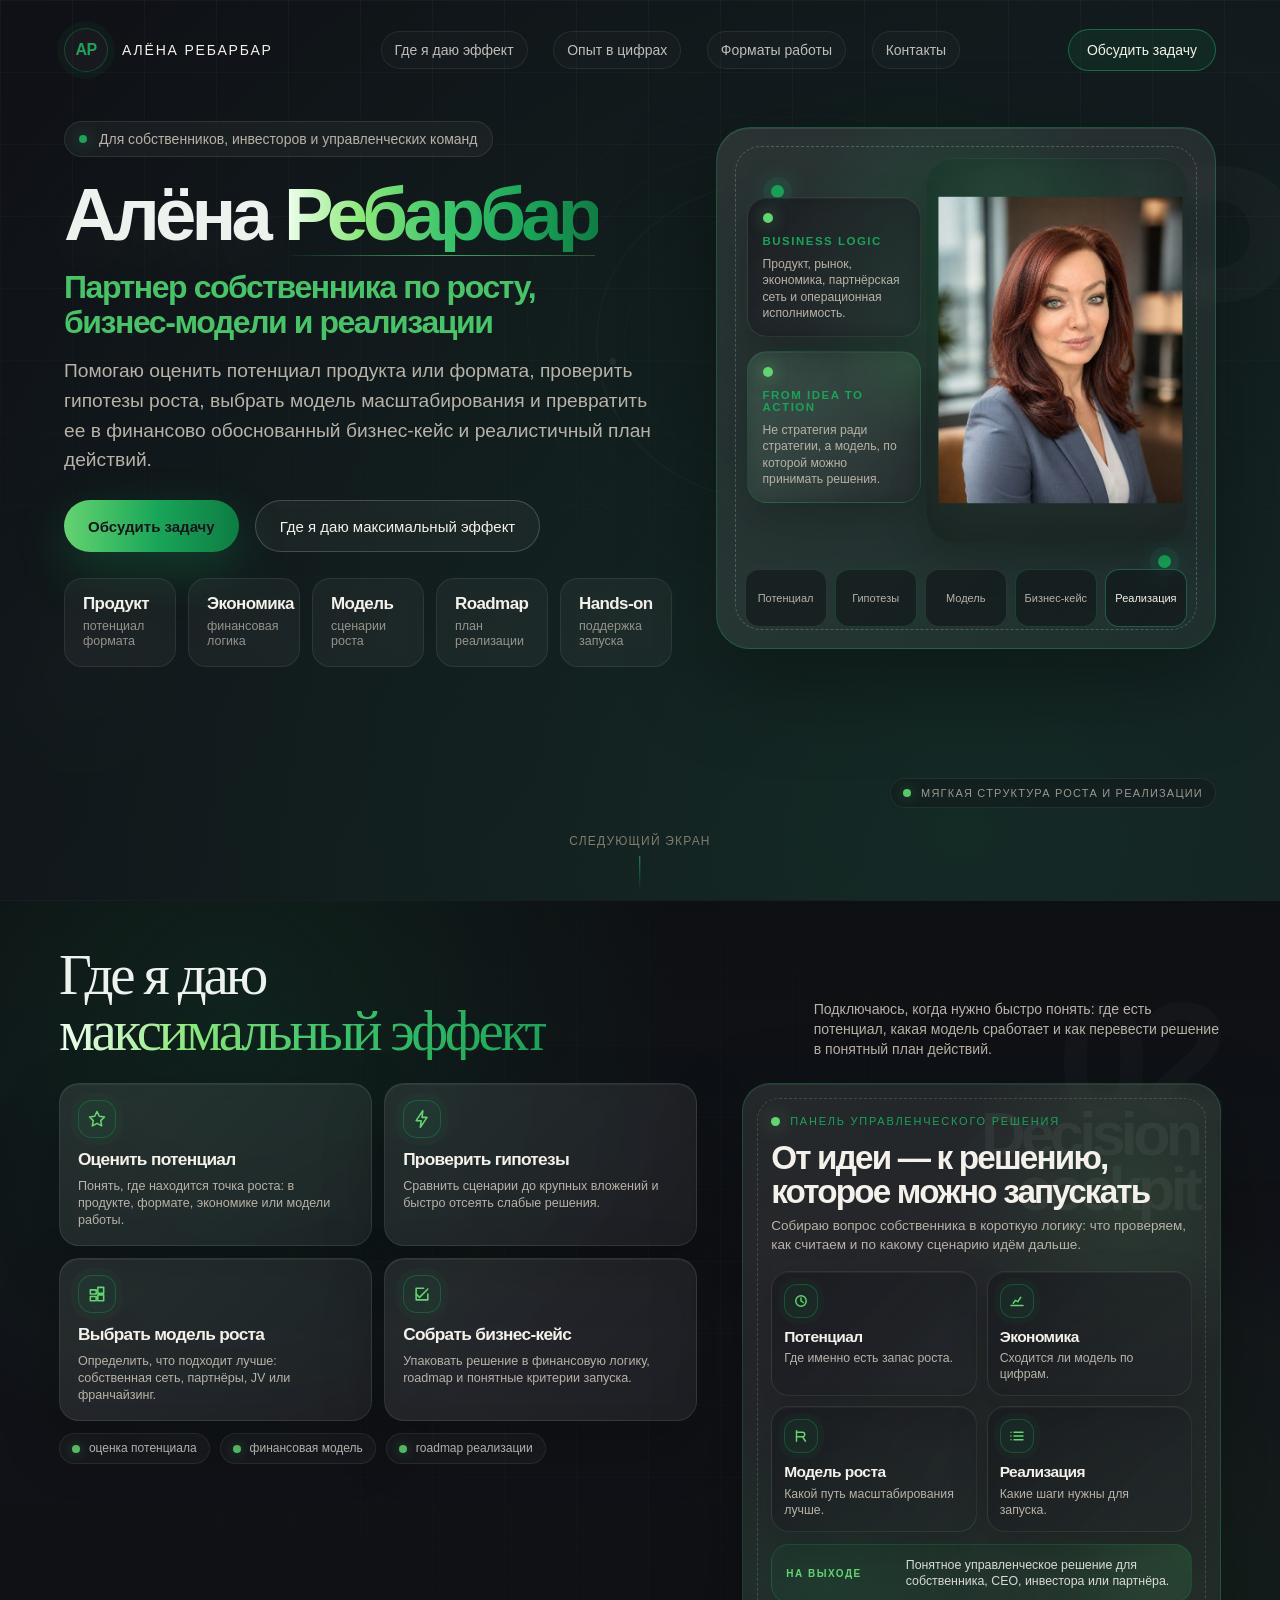
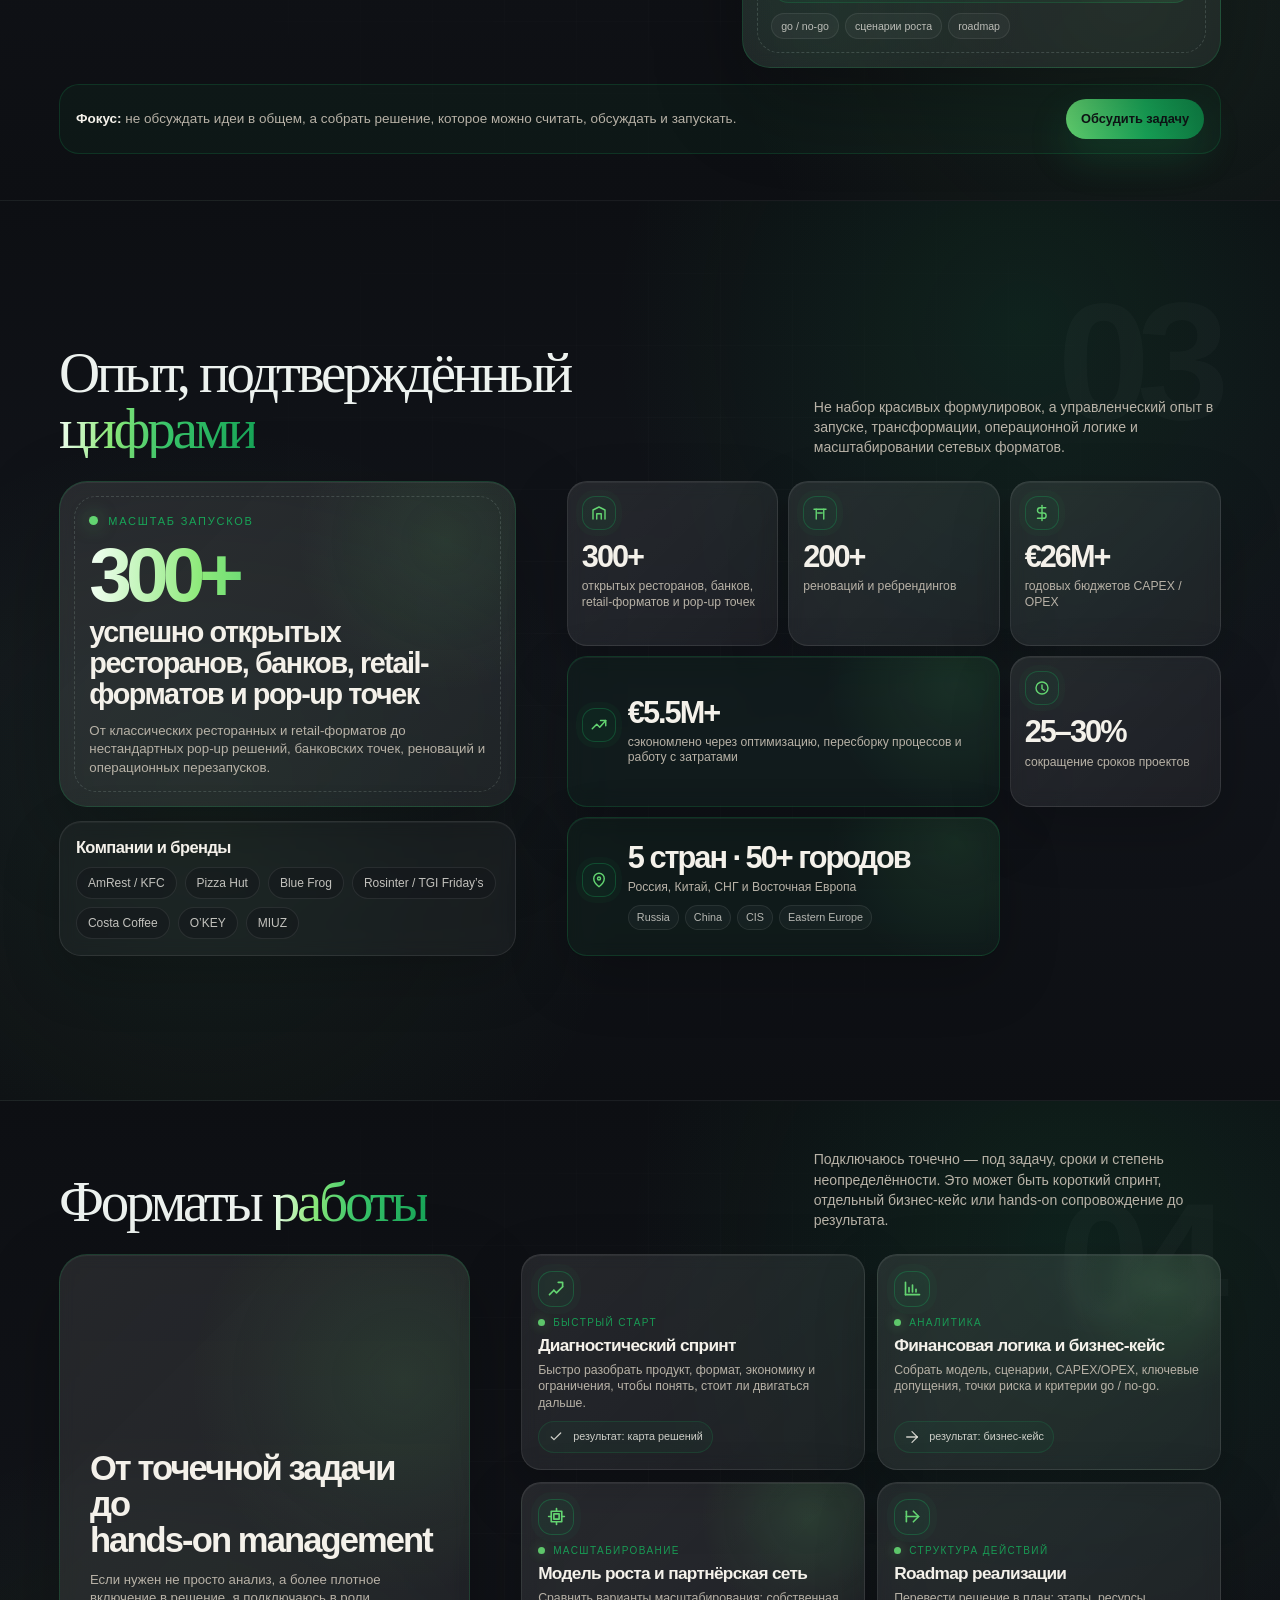
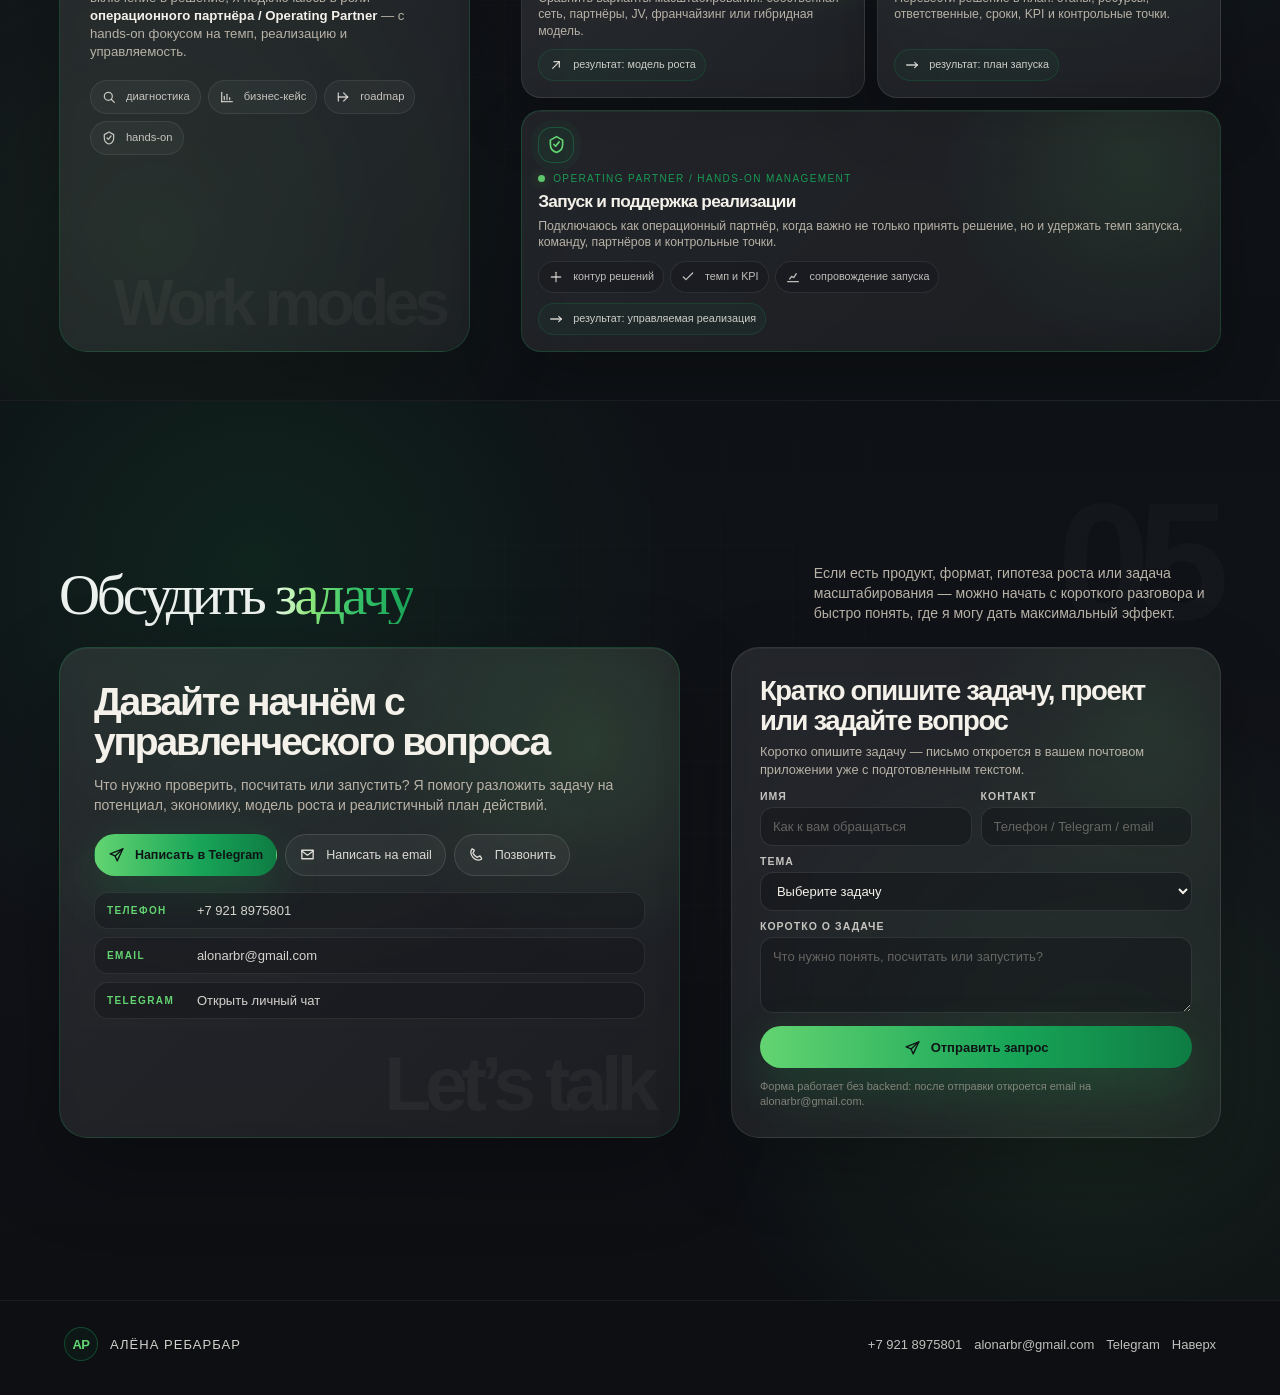
<file: index.html>
<!DOCTYPE html>
<!-- saved from url=(0087)file:///C:/Users/DELL/Downloads/alena_rebarbar_first_screen_mockup_emerald_bg_soft.html -->
<html lang="ru"><head><meta http-equiv="Content-Type" content="text/html; charset=UTF-8">
  
  <meta name="viewport" content="width=device-width, initial-scale=1.0">
  <title>Алёна Ребарбар — партнер собственника по росту, бизнес-модели и реализации</title>
  
  <link rel="stylesheet" href="css/style.css">
  </head>
<body>

  <main class="hero" id="top">

    <div class="bg-pattern" aria-hidden="true">
      <div class="bg-orb one"></div>
      <div class="bg-orb two"></div>
      <div class="bg-orb three"></div>

      <svg class="bg-soft" viewBox="0 0 1600 980" preserveAspectRatio="none" xmlns="http://www.w3.org/2000/svg">
        <defs>
          <lineargradient id="softLine" x1="0" y1="0" x2="1" y2="1">
            <stop offset="0%" stop-color="rgba(255,255,255,0.00)"></stop>
            <stop offset="50%" stop-color="rgba(255,255,255,0.12)"></stop>
            <stop offset="100%" stop-color="rgba(24,165,88,0.10)"></stop>
          </lineargradient>
        </defs>
        <path d="M0,240 C180,195 355,188 520,228 C690,270 860,302 1048,250 C1218,204 1402,188 1600,235" fill="none" stroke="rgba(255,255,255,0.06)" stroke-width="1.15"></path>
        <path d="M0,515 C205,465 376,462 555,512 C735,562 908,594 1082,547 C1246,503 1420,482 1600,520" fill="none" stroke="rgba(255,255,255,0.055)" stroke-width="1.05"></path>
        <path d="M0,760 C235,705 430,715 620,760 C805,804 1000,822 1180,764 C1350,710 1475,690 1600,708" fill="none" stroke="rgba(255,255,255,0.05)" stroke-width="1.0"></path>
      </svg>

      <svg class="bg-contours" viewBox="0 0 1600 980" preserveAspectRatio="none" xmlns="http://www.w3.org/2000/svg">
        <defs>
          <lineargradient id="emeraldStroke" x1="0" y1="0" x2="1" y2="1">
            <stop offset="0%" stop-color="rgba(255,255,255,0.02)"></stop>
            <stop offset="38%" stop-color="rgba(117,217,121,0.18)"></stop>
            <stop offset="72%" stop-color="rgba(24,165,88,0.22)"></stop>
            <stop offset="100%" stop-color="rgba(14,124,67,0.12)"></stop>
          </lineargradient>
        </defs>

        <g transform="translate(860,90)">
          <path d="M110,40 C210,24 315,58 372,130 C420,190 428,284 394,356 C360,428 294,488 214,520 C110,562 -4,538 -86,476 C-158,421 -206,334 -200,244 C-194,148 -132,78 -40,50 C8,36 58,34 110,40 Z" fill="none" stroke="rgba(255,255,255,0.05)" stroke-width="1.15"></path>
          <path d="M100,74 C185,62 270,90 322,148 C373,204 384,278 358,336 C328,404 274,450 204,476 C118,506 22,492 -48,444 C-110,402 -152,338 -150,266 C-148,190 -102,128 -30,96 C10,80 56,76 100,74 Z" fill="none" stroke="rgba(255,255,255,0.055)" stroke-width="1.1"></path>
          <path d="M92,106 C164,98 236,120 282,166 C328,212 338,272 314,322 C288,378 240,418 180,438 C106,464 28,454 -30,418 C-82,386 -116,334 -114,278 C-112,218 -74,168 -16,138 C18,120 54,112 92,106 Z" fill="none" stroke="url(#emeraldStroke)" stroke-width="1.5"></path>
          <path d="M86,136 C145,130 202,148 240,184 C280,220 286,268 266,310 C244,356 206,388 156,404 C98,422 36,416 -12,390 C-54,368 -82,326 -80,282 C-78,236 -48,198 -2,170 C26,154 54,142 86,136 Z" fill="none" stroke="rgba(24,165,88,0.14)" stroke-width="1.1"></path>
          <circle cx="286" cy="268" r="4.8" fill="rgba(117,217,121,0.58)"></circle>
          <circle cx="160" cy="438" r="4.4" fill="rgba(24,165,88,0.48)"></circle>
          <circle cx="-94" cy="304" r="4.2" fill="rgba(255,255,255,0.18)"></circle>
        </g>

        <g opacity="0.24">
          <path d="M930,224 C1020,194 1120,198 1218,244" fill="none" stroke="rgba(255,255,255,0.07)" stroke-width="1" stroke-dasharray="4 7"></path>
          <path d="M1135,640 C1228,660 1326,646 1416,596" fill="none" stroke="rgba(255,255,255,0.07)" stroke-width="1" stroke-dasharray="4 7"></path>
        </g>
      </svg>

      <div class="bg-caption">Мягкая структура роста и реализации</div>
    </div>

    <nav class="nav" aria-label="Главная навигация">
      <div class="brand">
        <div class="monogram">АР</div>
        <div class="brand-text">Алёна Ребарбар</div>
      </div>

      <div class="menu">
        <a href="#effect">Где я даю эффект</a>
        <a href="#proof">Опыт в цифрах</a>
        <a href="#formats">Форматы работы</a>
        <a href="#contacts">Контакты</a>
      </div>

      <a class="nav-cta" href="#contacts">Обсудить задачу</a>
    </nav>

    <section class="hero-content">
      <div class="copy">
        <div class="eyebrow"><span></span> Для собственников, инвесторов и управленческих команд</div>

        <h1><span class="name-first">Алёна</span> <span class="name-last">Ребарбар</span></h1>

        <div class="positioning">Партнер собственника по росту, бизнес-модели и реализации</div>

        <p class="lead">
          Помогаю оценить потенциал продукта или формата, проверить гипотезы роста,
          выбрать модель масштабирования и превратить ее в финансово обоснованный
          бизнес-кейс и реалистичный план действий.
        </p>

        <div class="actions">
          <a class="btn primary" href="#contacts">Обсудить задачу</a>
          <a class="btn secondary" href="#effect">Где я даю максимальный эффект</a>
        </div>

        <div class="proof-strip focus-strip" id="hero-proof" aria-label="Ключевые фокусы работы">
          <div class="proof-item"><span class="proof-number">Продукт</span><span class="proof-label">потенциал формата</span></div>
          <div class="proof-item"><span class="proof-number">Экономика</span><span class="proof-label">финансовая логика</span></div>
          <div class="proof-item"><span class="proof-number">Модель</span><span class="proof-label">сценарии роста</span></div>
          <div class="proof-item"><span class="proof-number">Roadmap</span><span class="proof-label">план реализации</span></div>
          <div class="proof-item"><span class="proof-number">Hands-on</span><span class="proof-label">поддержка запуска</span></div>
        </div>
      </div>

            <div class="visual-zone" aria-label="Визуальная зона с окном для фото">
        <div class="photo-card">
          <div class="signal one"></div>
          <div class="signal two"></div>
          <div class="signal three"></div>

          <div class="photo-placeholder" aria-label="Портрет Алёны Ребарбар">
            <img src="images/alena-photo.jpg" alt="Алёна Ребарбар" onerror="this.style.display='none'; this.parentElement.style.background='linear-gradient(135deg, rgba(24,165,88,0.10), rgba(47,191,143,0.08)), rgba(0,0,0,0.18)'; this.parentElement.innerHTML += '<div style=\'position:absolute;inset:0;display:grid;place-items:center;text-align:center;padding:32px;color:#B8B2A7;z-index:2;\'><div style=\'width:168px;height:168px;border-radius:50%;border:1px solid rgba(24,165,88,0.32);display:grid;place-items:center;background:radial-gradient(circle at 42% 34%, rgba(244,241,234,0.15), transparent 36%), rgba(255,255,255,0.035);color:rgba(244,241,234,0.78);font-size:54px;font-weight:700;letter-spacing:-0.07em;\'>АР</div><strong style=\'display:block;color:#F4F1EA;font-size:17px;margin-top:18px;letter-spacing:-0.02em;\'>Фото временно недоступно</strong><small style=\'display:block;font-size:13px;line-height:1.4;color:#B8B2A7;max-width:280px;\'>Проверьте файл alena-photo.jpg рядом с HTML.</small></div>';" />
          </div>



          <div class="photo-copy-panel" aria-label="Ключевая логика работы">
            <article class="photo-info-chip">
              <h3>Business logic</h3>
              <p>Продукт, рынок, экономика, партнёрская сеть и операционная исполнимость.</p>
            </article>
            <article class="photo-info-chip accent">
              <h3>From idea to action</h3>
              <p>Не стратегия ради стратегии, а модель, по которой можно принимать решения.</p>
            </article>
          </div>

          <div class="model-chain">
            <div class="step">Потенциал</div>
            <div class="step">Гипотезы</div>
            <div class="step">Модель</div>
            <div class="step">Бизнес-кейс</div>
            <div class="step">Реализация</div>
          </div>
        </div>
      </div>
    </section>

    <div class="scroll-hint">следующий экран</div>
  </main>

  <section class="effect-section" id="effect" aria-labelledby="effect-title">
    <div class="section-shell">
      <div class="section-kicker"><span></span></div>

      <div class="section-head">
        <h2 class="section-title" id="effect-title">Где я даю <span class="accent">максимальный эффект</span></h2>
        <p class="section-lead">
          Подключаюсь, когда нужно быстро понять: где есть потенциал,
          какая модель сработает и как перевести решение в понятный план действий.
        </p>
      </div>

      <div class="effect-layout">
        <div>
          <div class="effect-grid">
            <article class="effect-card">
              <div class="effect-number" aria-hidden="true">
                <svg viewBox="0 0 24 24"><path d="M12 3l2.8 5.7 6.2.9-4.5 4.4 1.1 6.2L12 17.2 6.4 20.2l1.1-6.2L3 9.6l6.2-.9L12 3z"/></svg>
              </div>
              <h3>Оценить потенциал</h3>
              <p>Понять, где находится точка роста: в продукте, формате, экономике или модели работы.</p>
            </article>

            <article class="effect-card">
              <div class="effect-number" aria-hidden="true">
                <svg viewBox="0 0 24 24"><path d="M13 2L5 14h6l-1 8 8-12h-6l1-8z"/></svg>
              </div>
              <h3>Проверить гипотезы</h3>
              <p>Сравнить сценарии до крупных вложений и быстро отсеять слабые решения.</p>
            </article>

            <article class="effect-card">
              <div class="effect-number" aria-hidden="true">
                <svg viewBox="0 0 24 24"><path d="M4 7h7v5H4zM13 4h7v7h-7zM13 13h7v7h-7zM4 15h7v5H4z"/></svg>
              </div>
              <h3>Выбрать модель роста</h3>
              <p>Определить, что подходит лучше: собственная сеть, партнёры, JV или франчайзинг.</p>
            </article>

            <article class="effect-card">
              <div class="effect-number" aria-hidden="true">
                <svg viewBox="0 0 24 24"><path d="M5 12l4 4L19 6"/><path d="M19 12v7H5V5h9"/></svg>
              </div>
              <h3>Собрать бизнес-кейс</h3>
              <p>Упаковать решение в финансовую логику, roadmap и понятные критерии запуска.</p>
            </article>
          </div>

          <div class="result-strip" aria-label="Что можно получить на выходе">
            <span class="result-chip">оценка потенциала</span>
            <span class="result-chip">финансовая модель</span>
            <span class="result-chip">roadmap реализации</span>
          </div>
        </div>

        <aside class="decision-panel" aria-label="Панель управленческого решения">
          <div class="panel-label">Панель управленческого решения</div>
          <h3 class="panel-title">От идеи — к решению, которое можно запускать</h3>
          <p class="panel-subtitle">
            Собираю вопрос собственника в короткую логику: что проверяем, как считаем и по какому сценарию идём дальше.
          </p>

          <div class="decision-grid">
            <div class="decision-card">
              <div class="decision-index" aria-hidden="true">
                <svg viewBox="0 0 24 24"><circle cx="12" cy="12" r="7"/><path d="M12 8v4l3 2"/></svg>
              </div>
              <h3>Потенциал</h3>
              <p>Где именно есть запас роста.</p>
            </div>

            <div class="decision-card">
              <div class="decision-index" aria-hidden="true">
                <svg viewBox="0 0 24 24"><path d="M4 18h16"/><path d="M7 15l3-4 3 2 4-6"/></svg>
              </div>
              <h3>Экономика</h3>
              <p>Сходится ли модель по цифрам.</p>
            </div>

            <div class="decision-card">
              <div class="decision-index" aria-hidden="true">
                <svg viewBox="0 0 24 24"><path d="M6 5v14"/><path d="M6 7h8a3 3 0 010 6H6"/><path d="M14 13l4 6"/></svg>
              </div>
              <h3>Модель роста</h3>
              <p>Какой путь масштабирования лучше.</p>
            </div>

            <div class="decision-card">
              <div class="decision-index" aria-hidden="true">
                <svg viewBox="0 0 24 24"><path d="M8 7h12"/><path d="M8 12h12"/><path d="M8 17h12"/><path d="M4 7h.01"/><path d="M4 12h.01"/><path d="M4 17h.01"/></svg>
              </div>
              <h3>Реализация</h3>
              <p>Какие шаги нужны для запуска.</p>
            </div>
          </div>

          <div class="decision-output">
            <div class="output-label">На выходе</div>
            <div class="output-text">Понятное управленческое решение для собственника, CEO, инвестора или партнёра.</div>
          </div>

          <div class="panel-chips" aria-label="Ключевые элементы решения">
            <span>go / no-go</span>
            <span>сценарии роста</span>
            <span>roadmap</span>
          </div>
        </aside>
      </div>

      <div class="effect-note">
        <p><strong>Фокус:</strong> не обсуждать идеи в общем, а собрать решение, которое можно считать, обсуждать и запускать.</p>
        <a class="note-cta" href="#contacts">Обсудить задачу</a>
      </div>
    </div>
  </section>


  <section class="proof-section-full" id="proof" aria-labelledby="proof-title">
    <div class="section-shell">
      <div class="section-kicker"><span></span></div>

      <div class="section-head">
        <h2 class="section-title" id="proof-title">Опыт, подтверждённый <span class="accent">цифрами</span></h2>
        <p class="section-lead">
          Не набор красивых формулировок, а управленческий опыт в запуске, трансформации,
          операционной логике и масштабировании сетевых форматов.
        </p>
      </div>

      <div class="proof-layout">
        <div class="proof-story">
          <article class="proof-main-card">
            <div class="proof-card-label">Масштаб запусков</div>
            <span class="proof-big-number">300+</span>
            <h3>успешно открытых ресторанов, банков, retail-форматов и pop-up точек</h3>
            <p>От классических ресторанных и retail-форматов до нестандартных pop-up решений, банковских точек, реноваций и операционных перезапусков.</p>
          </article>

          <div class="company-panel" aria-label="Компании и бренды в опыте">
            <h3>Компании и бренды</h3>
            <div class="company-cloud">
              <span>AmRest / KFC</span>
              <span>Pizza Hut</span>
              <span>Blue Frog</span>
              <span>Rosinter / TGI Friday’s</span>
              <span>Costa Coffee</span>
              <span>O’KEY</span>
              <span>MIUZ</span>
            </div>
          </div>
        </div>

        <div class="proof-mosaic" aria-label="Ключевые показатели опыта">
          <article class="metric-tile">
            <div class="metric-icon" aria-hidden="true"><svg viewBox="0 0 24 24"><path d="M4 20V8l8-4 8 4v12"/><path d="M9 20v-7h6v7"/></svg></div>
            <span class="metric-value">300+</span>
            <span class="metric-label">открытых ресторанов, банков, retail-форматов и pop-up точек</span>
          </article>

          <article class="metric-tile">
            <div class="metric-icon" aria-hidden="true"><svg viewBox="0 0 24 24"><path d="M4 7h16"/><path d="M7 7v13"/><path d="M17 7v13"/><path d="M9 12h6"/></svg></div>
            <span class="metric-value">200+</span>
            <span class="metric-label">реноваций и ребрендингов</span>
          </article>

          <article class="metric-tile">
            <div class="metric-icon" aria-hidden="true"><svg viewBox="0 0 24 24"><path d="M12 2v20"/><path d="M17 5H9.5a3.5 3.5 0 000 7H14a3.5 3.5 0 010 7H6"/></svg></div>
            <span class="metric-value">€26M+</span>
            <span class="metric-label">годовых бюджетов CAPEX / OPEX</span>
          </article>

          <article class="metric-tile featured">
            <div class="metric-icon" aria-hidden="true"><svg viewBox="0 0 24 24"><path d="M3 17l6-6 4 4 8-9"/><path d="M14 6h7v7"/></svg></div>
            <div>
              <span class="metric-value">€5.5M+</span>
              <span class="metric-label">сэкономлено через оптимизацию, пересборку процессов и работу с затратами</span>
            </div>
          </article>

          <article class="metric-tile">
            <div class="metric-icon" aria-hidden="true"><svg viewBox="0 0 24 24"><circle cx="12" cy="12" r="8"/><path d="M12 8v5l3 2"/></svg></div>
            <span class="metric-value">25–30%</span>
            <span class="metric-label">сокращение сроков проектов</span>
          </article>

          <article class="metric-tile featured">
            <div class="metric-icon" aria-hidden="true"><svg viewBox="0 0 24 24"><path d="M12 21s7-5.2 7-11a7 7 0 10-14 0c0 5.8 7 11 7 11z"/><circle cx="12" cy="10" r="2"/></svg></div>
            <div>
              <span class="metric-value">5 стран · 50+ городов</span>
              <span class="metric-label">Россия, Китай, СНГ и Восточная Европа</span>
              <div class="geo-line">
                <span>Russia</span>
                <span>China</span>
                <span>CIS</span>
                <span>Eastern Europe</span>
              </div>
            </div>
          </article>
        </div>
      </div>
    </div>
  </section>

  <section class="formats-section" id="formats" aria-labelledby="formats-title">
    <div class="section-shell">
      <div class="section-kicker"><span></span></div>

      <div class="section-head">
        <h2 class="section-title" id="formats-title">Форматы <span class="accent">работы</span></h2>
        <p class="section-lead">
          Подключаюсь точечно — под задачу, сроки и степень неопределённости.
          Это может быть короткий спринт, отдельный бизнес-кейс или hands-on сопровождение до результата.
        </p>
      </div>

      <div class="formats-layout">
        <aside class="formats-intro" aria-label="Как выбирается формат работы">
          <h3>От точечной задачи до <br>hands-on management</h3>
          <p>
            Если нужен не просто анализ, а более плотное включение в решение,
            я подключаюсь в роли <strong style="color:#F4F1EA;font-weight:600;">операционного партнёра / Operating Partner</strong> —
            с hands-on фокусом на темп, реализацию и управляемость.
          </p>
          <div class="formats-pills">
            <span><svg class="pill-icon" viewBox="0 0 24 24"><circle cx="11" cy="11" r="6"></circle><path d="M20 20l-4.3-4.3"></path></svg>диагностика</span>
            <span><svg class="pill-icon" viewBox="0 0 24 24"><path d="M4 19V5"></path><path d="M4 19h16"></path><path d="M8 16v-5"></path><path d="M12 16V8"></path><path d="M16 16v-3"></path></svg>бизнес-кейс</span>
            <span><svg class="pill-icon" viewBox="0 0 24 24"><path d="M5 12h14"></path><path d="M13 6l6 6-6 6"></path><path d="M5 6v12"></path></svg>roadmap</span>
            <span><svg class="pill-icon" viewBox="0 0 24 24"><path d="M12 3l7 4v5c0 5-3 8-7 9-4-1-7-4-7-9V7l7-4z"></path><path d="M9 12l2 2 4-5"></path></svg>hands-on</span>
          </div>
        </aside>

        <div class="formats-grid">
          <article class="format-card compact">
            <div class="format-icon" aria-hidden="true">
              <svg viewBox="0 0 24 24"><path d="M4 19l5-5"></path><path d="M9 14l3 3 7-7"></path><path d="M14 5h5v5"></path></svg>
            </div>
            <div class="format-topline">быстрый старт</div>
            <h3>Диагностический спринт</h3>
            <p>Быстро разобрать продукт, формат, экономику и ограничения, чтобы понять, стоит ли двигаться дальше.</p>
            <div class="format-result"><svg class="result-icon" viewBox="0 0 24 24"><path d="M5 12l4 4L19 6"></path></svg>результат: карта решений</div>
          </article>

          <article class="format-card accent compact">
            <div class="format-icon" aria-hidden="true">
              <svg viewBox="0 0 24 24"><path d="M4 19V5"></path><path d="M4 19h16"></path><path d="M8 16v-5"></path><path d="M12 16V8"></path><path d="M16 16v-3"></path></svg>
            </div>
            <div class="format-topline">аналитика</div>
            <h3>Финансовая логика и бизнес-кейс</h3>
            <p>Собрать модель, сценарии, CAPEX/OPEX, ключевые допущения, точки риска и критерии go / no-go.</p>
            <div class="format-result"><svg class="result-icon" viewBox="0 0 24 24"><path d="M4 12h16"></path><path d="M12 4l8 8-8 8"></path></svg>результат: бизнес-кейс</div>
          </article>

          <article class="format-card accent">
            <div class="format-icon" aria-hidden="true">
              <svg viewBox="0 0 24 24"><path d="M6 6h12v12H6z"></path><path d="M9 9h6v6H9z"></path><path d="M3 12h3"></path><path d="M18 12h3"></path><path d="M12 3v3"></path><path d="M12 18v3"></path></svg>
            </div>
            <div class="format-topline">масштабирование</div>
            <h3>Модель роста и партнёрская сеть</h3>
            <p>Сравнить варианты масштабирования: собственная сеть, партнёры, JV, франчайзинг или гибридная модель.</p>
            <div class="format-result"><svg class="result-icon" viewBox="0 0 24 24"><path d="M7 17l10-10"></path><path d="M9 7h8v8"></path></svg>результат: модель роста</div>
          </article>

          <article class="format-card">
            <div class="format-icon" aria-hidden="true">
              <svg viewBox="0 0 24 24"><path d="M5 12h14"></path><path d="M13 6l6 6-6 6"></path><path d="M5 6v12"></path></svg>
            </div>
            <div class="format-topline">структура действий</div>
            <h3>Roadmap реализации</h3>
            <p>Перевести решение в план: этапы, ресурсы, ответственные, сроки, KPI и контрольные точки.</p>
            <div class="format-result"><svg class="result-icon" viewBox="0 0 24 24"><path d="M4 12h16"></path><path d="M16 8l4 4-4 4"></path></svg>результат: план запуска</div>
          </article>
          <article class="hands-on-strip format-card-like" aria-label="Запуск и поддержка реализации">
            <div class="format-icon" aria-hidden="true">
              <svg viewBox="0 0 24 24"><path d="M12 3l7 4v5c0 5-3 8-7 9-4-1-7-4-7-9V7l7-4z"></path><path d="M9 12l2 2 4-5"></path></svg>
            </div>

            <div class="format-topline">Operating Partner / hands-on management</div>
            <h3>Запуск и поддержка реализации</h3>
            <p>Подключаюсь как операционный партнёр, когда важно не только принять решение, но и удержать темп запуска, команду, партнёров и контрольные точки.</p>

            <div class="hands-on-points compact">
              <span><svg class="feature-icon" viewBox="0 0 24 24"><path d="M12 5v14"></path><path d="M5 12h14"></path></svg>контур решений</span>
              <span><svg class="feature-icon" viewBox="0 0 24 24"><path d="M5 12l4 4L19 6"></path></svg>темп и KPI</span>
              <span><svg class="feature-icon" viewBox="0 0 24 24"><path d="M4 19h16"></path><path d="M7 15l3-4 3 2 4-6"></path></svg>сопровождение запуска</span>
            </div>

            <div class="format-result">
              <svg class="result-icon" viewBox="0 0 24 24"><path d="M4 12h16"></path><path d="M16 8l4 4-4 4"></path></svg>
              результат: управляемая реализация
            </div>
          </article>
        </div>
      </div>
    </div>
  </section>

  <section class="contacts-section" id="contacts" aria-labelledby="contacts-title">
    <div class="section-shell">
      <div class="section-kicker"><span></span></div>

      <div class="section-head">
        <h2 class="section-title" id="contacts-title">Обсудить <span class="accent">задачу</span></h2>
        <p class="section-lead">
          Если есть продукт, формат, гипотеза роста или задача масштабирования —
          можно начать с короткого разговора и быстро понять, где я могу дать максимальный эффект.
        </p>
      </div>

      <div class="contacts-layout">
        <article class="contact-cta-card">
          <h3>Давайте начнём с управленческого вопроса</h3>
          <p>
            Что нужно проверить, посчитать или запустить? Я помогу разложить задачу
            на потенциал, экономику, модель роста и реалистичный план действий.
          </p>

          <div class="contact-actions">
            <a class="contact-btn primary" href="tg://resolve?phone=79218975801" target="_blank" rel="noopener">
              <svg class="contact-icon" viewBox="0 0 24 24"><path d="M21 4L3 11l7 3 3 7 8-17z"></path><path d="M10 14l11-10"></path></svg>
              Написать в Telegram
            </a>
            <a class="contact-btn" href="mailto:alonarbr@gmail.com">
              <svg class="contact-icon" viewBox="0 0 24 24"><path d="M4 6h16v12H4z"></path><path d="M4 7l8 6 8-6"></path></svg>
              Написать на email
            </a>
            <a class="contact-btn" href="tel:+79218975801">
              <svg class="contact-icon" viewBox="0 0 24 24"><path d="M6 4l3 2-2 4c1.4 2.8 3.2 4.6 6 6l4-2 2 3c.4.6.2 1.4-.4 1.8-1 .7-2.2 1.1-3.6 1.1C9.5 19.9 4 14.5 4 8.9c0-1.4.4-2.6 1.1-3.6C5.5 4.7 5.4 4.4 6 4z"></path></svg>
              Позвонить
            </a>
          </div>

          <div class="contact-detail-list">
            <a href="tel:+79218975801">
              <span>Телефон</span>
              <span>+7 921 8975801</span>
            </a>
            <a href="mailto:alonarbr@gmail.com">
              <span>Email</span>
              <span>alonarbr@gmail.com</span>
            </a>
            <a href="tg://resolve?phone=79218975801" target="_blank" rel="noopener">
              <span>Telegram</span>
              <span>Открыть личный чат</span>
            </a>
          </div>
        </article>

        <aside class="contact-form-card" aria-label="Форма обратной связи">
          <h3>Кратко опишите задачу, проект или задайте вопрос</h3>
          <p class="form-note">Коротко опишите задачу — письмо откроется в вашем почтовом приложении уже с подготовленным текстом.</p>

          <form class="contact-form" id="contact-form">
            <div class="form-grid-2">
              <div class="form-row">
                <label for="lead-name">Имя</label>
                <input id="lead-name" name="name" type="text" placeholder="Как к вам обращаться" required>
              </div>

              <div class="form-row">
                <label for="lead-contact">Контакт</label>
                <input id="lead-contact" name="contact" type="text" placeholder="Телефон / Telegram / email" required>
              </div>
            </div>

            <div class="form-row">
              <label for="lead-topic">Тема</label>
              <select id="lead-topic" name="topic" required>
                <option value="" selected disabled>Выберите задачу</option>
                <option>Оценить потенциал продукта / формата</option>
                <option>Проверить гипотезу роста</option>
                <option>Собрать бизнес-кейс / финансовую модель</option>
                <option>Подготовить roadmap реализации</option>
                <option>Hands-on сопровождение запуска</option>
                <option>Другое</option>
              </select>
            </div>

            <div class="form-row">
              <label for="lead-message">Коротко о задаче</label>
              <textarea id="lead-message" name="message" placeholder="Что нужно понять, посчитать или запустить?" required></textarea>
            </div>

            <button class="form-submit" type="submit">
              <svg class="contact-icon" viewBox="0 0 24 24"><path d="M21 4L3 11l7 3 3 7 8-17z"></path><path d="M10 14l11-10"></path></svg>
              Отправить запрос
            </button>

            <div class="form-status" id="form-status" role="status" aria-live="polite"></div>
            <p class="form-small">Форма работает без backend: после отправки откроется email на alonarbr@gmail.com.</p>
          </form>
        </aside>
      </div>
    </div>
  </section>

  <footer class="site-footer" aria-label="Футер сайта">
    <div class="footer-shell">
      <div class="footer-brand">
        <span class="footer-monogram">АР</span>
        <span>Алёна Ребарбар</span>
      </div>
      <div class="footer-links">
        <a href="tel:+79218975801">+7 921 8975801</a>
        <a href="mailto:alonarbr@gmail.com">alonarbr@gmail.com</a>
        <a href="tg://resolve?phone=79218975801" target="_blank" rel="noopener">Telegram</a>
        <a href="#top" onclick="window.scrollTo({top:0, behavior:'smooth'}); return false;">Наверх</a>
      </div>
    </div>
  </footer>


  <script src="js/script.js" defer></script>
  </body>
</html>
</file>
<file: css/style.css>
:root {
      --bg: #111318;
      --bg-soft: #181b22;
      --card: rgba(255,255,255,0.055);
      --text: #F4F1EA;
      --muted: #B8B2A7;
      --muted-2: #817B70;
      --gold: #18A558;
      --emerald: #18A558;
      --line: rgba(24,165,88,0.34);
      --glass: rgba(255,255,255,0.045);
      --name-warm: #EAFCE9;
      --name-soft: #EDF2EF;
    }

    * { box-sizing: border-box; margin: 0; padding: 0; }

    html { scroll-behavior: smooth; }

    ::selection {
      color: #0F1516;
      background: rgba(99,212,113,0.88);
    }

    
/* ======================== Base ======================== */
body {
      min-height: 100vh;
      font-family: Inter, Manrope, Arial, sans-serif;
      color: var(--text);
      background:
        radial-gradient(circle at 75% 18%, rgba(24,165,88,0.14), transparent 30%),
        radial-gradient(circle at 12% 78%, rgba(14,124,67,0.12), transparent 34%),
        linear-gradient(135deg, #0f1116 0%, #151820 45%, #0d0f13 100%);
      overflow-x: hidden;
    }

    
/* ======================== Hero ======================== */
.hero {
      position: relative;
      min-height: 100vh;
      padding: 32px clamp(22px, 5vw, 72px);
      display: flex;
      flex-direction: column;
      isolation: isolate;
    }

    .hero::before {
      content: "";
      position: absolute;
      inset: 0;
      background-image:
        linear-gradient(rgba(255,255,255,0.035) 1px, transparent 1px),
        linear-gradient(90deg, rgba(255,255,255,0.035) 1px, transparent 1px);
      background-size: 72px 72px;
      mask-image: linear-gradient(to bottom, rgba(0,0,0,0.85), transparent 86%);
      z-index: -2;
    }

    .hero::after {
      content: "АР";
      position: absolute;
      right: -4vw;
      top: 13vh;
      font-size: clamp(170px, 24vw, 360px);
      font-weight: 800;
      letter-spacing: -0.08em;
      color: rgba(255,255,255,0.025);
      z-index: -1;
      line-height: 1;
    }

    .nav {
      display: flex;
      align-items: center;
      justify-content: space-between;
      gap: 28px;
      padding: 10px 0;
      position: relative;
      z-index: 5;
    }

    .brand { display: flex; align-items: center; gap: 14px; white-space: nowrap; }

    .monogram {
      width: 44px;
      height: 44px;
      border: 1px solid var(--line);
      border-radius: 50%;
      display: grid;
      place-items: center;
      color: var(--gold);
      font-weight: 700;
      letter-spacing: -0.04em;
      background: rgba(255,255,255,0.035);
      box-shadow: 0 0 0 7px rgba(24,165,88,0.06);
    }

    .brand-text {
      font-size: 14px;
      letter-spacing: 0.13em;
      text-transform: uppercase;
      color: var(--text);
    }

    .menu { display: flex; align-items: center; gap: clamp(16px, 2vw, 34px); color: var(--muted); font-size: 14px; }
    .menu a { color: inherit; text-decoration: none; transition: color .2s ease; }
    .menu a:hover { color: var(--text); }

    .nav-cta {
      padding: 12px 18px;
      border: 1px solid rgba(24,165,88,0.55);
      color: var(--text);
      border-radius: 999px;
      text-decoration: none;
      font-size: 14px;
      background: rgba(24,165,88,0.10);
      transition: transform .2s ease, background .2s ease;
      white-space: nowrap;
    }
    .nav-cta:hover { transform: translateY(-2px); background: rgba(24,165,88,0.18); }

    .floating-cards-strip {
      display: flex;
      gap: 20px;
      padding: 20px 0;
      margin-bottom: 24px;
      flex-wrap: wrap;
      justify-content: center;
    }

    .hero-content {
      flex: 1;
      display: grid;
      grid-template-columns: minmax(0, 1.05fr) minmax(360px, 0.95fr);
      gap: clamp(36px, 6vw, 92px);
      align-items: center;
      padding: 56px 0 34px;
    }

    .eyebrow {
      display: inline-flex;
      align-items: center;
      gap: 12px;
      width: fit-content;
      padding: 9px 14px;
      border: 1px solid rgba(255,255,255,0.095);
      border-radius: 999px;
      background: rgba(255,255,255,0.045);
      color: var(--muted);
      font-size: 14px;
      margin-bottom: 26px;
      backdrop-filter: blur(8px);
    }
    .eyebrow span {
      width: 8px;
      height: 8px;
      border-radius: 50%;
      background: var(--emerald);
      box-shadow: 0 0 18px rgba(47,191,143,0.72);
    }

    h1 {
      font-family: Georgia, "Times New Roman", serif;
      font-size: clamp(48px, 6.7vw, 88px);
      line-height: 0.98;
      letter-spacing: -0.045em;
      max-width: 760px;
      margin-bottom: 26px;
      font-weight: 500;
      color: var(--name-soft);
      text-wrap: balance;
    }

    .name-first {
      color: var(--name-soft);
      text-shadow: 0 18px 54px rgba(244,241,234,0.08);
    }

    .name-last {
      display: inline-block;
      color: var(--name-warm);
      background: linear-gradient(92deg, #F3FFF4 0%, #8EEA7B 24%, #39C56A 50%, #18A558 72%, #0E7C43 100%);
      -webkit-background-clip: text;
      background-clip: text;
      -webkit-text-fill-color: transparent;
      text-shadow: none;
      position: relative;
    }

    .name-last::after {
      content: "";
      position: absolute;
      left: 0.08em;
      right: 0.04em;
      bottom: -0.06em;
      height: 1px;
      background: linear-gradient(90deg, rgba(24,165,88,0.08), rgba(57,197,106,0.86), rgba(142,234,123,0.22));
    }

    .positioning {
      font-size: clamp(23px, 2.8vw, 38px);
      line-height: 1.1;
      letter-spacing: -0.045em;
      color: #46C468;
      max-width: 760px;
      margin-bottom: 24px;
      font-weight: 600;
    }

    .lead {
      max-width: 720px;
      color: var(--muted);
      font-size: clamp(17px, 1.5vw, 21px);
      line-height: 1.55;
      margin-bottom: 34px;
    }

    .actions { display: flex; flex-wrap: wrap; gap: 16px; margin-bottom: 42px; }

    .btn {
      display: inline-flex;
      align-items: center;
      justify-content: center;
      min-height: 52px;
      padding: 0 24px;
      border-radius: 999px;
      text-decoration: none;
      font-size: 15px;
      transition: transform .2s ease, border-color .2s ease, background .2s ease;
    }
    .btn.primary { color: #0F1516; background: linear-gradient(90deg, #63D471 0%, #18A558 54%, #0E7C43 100%); font-weight: 700; box-shadow: 0 18px 48px rgba(24,165,88,0.26); }
    .btn.secondary { color: var(--text); border: 1px solid rgba(255,255,255,0.18); background: rgba(255,255,255,0.045); }
    .btn:hover { transform: translateY(-2px); }

    .proof-strip { display: grid; grid-template-columns: repeat(5, minmax(112px, 1fr)); gap: 12px; max-width: 880px; }
    .proof-item { padding: 16px 18px; border: 1px solid rgba(255,255,255,0.08); border-radius: 18px; background: var(--glass); backdrop-filter: blur(8px); }
    .proof-number { display: block; color: var(--text); font-size: 25px; line-height: 1; font-weight: 750; letter-spacing: -0.05em; margin-bottom: 7px; }
    .proof-label { display: block; color: var(--muted); font-size: 13px; line-height: 1.25; }

    .visual-zone { position: relative; min-height: 620px; display: grid; align-items: center; }

    .photo-card {
      position: relative;
      width: min(100%, 470px);
      min-height: 560px;
      justify-self: center;
      border: 1px solid rgba(24,165,88,0.34);
      border-radius: 34px;
      background:
        linear-gradient(135deg, rgba(244,241,234,0.08), rgba(244,241,234,0.015)),
        radial-gradient(circle at 50% 25%, rgba(24,165,88,0.18), transparent 38%),
        rgba(255,255,255,0.035);
      box-shadow: 0 32px 90px rgba(0,0,0,0.34), inset 0 1px 0 rgba(255,255,255,0.08);
      overflow: hidden;
      backdrop-filter: blur(8px);
    }
    .photo-card::before {
      content: "";
      position: absolute;
      inset: 18px;
      border: 1px dashed rgba(217,246,236,0.22);
      border-radius: 26px;
      pointer-events: none;
    }

    .photo-placeholder {
      position: absolute;
      inset: 38px 38px 126px;
      border-radius: 26px;
      background: linear-gradient(135deg, rgba(24,165,88,0.08), rgba(47,191,143,0.07)), rgba(0,0,0,0.18);
      display: block;
      overflow: hidden;
      padding: 0;
      color: var(--muted);
      box-shadow:
        inset 0 1px 0 rgba(255,255,255,0.05),
        inset 0 -30px 40px rgba(0,0,0,0.18),
        0 18px 36px rgba(0,0,0,0.22);
    }

    .photo-placeholder::after {
      content: "";
      position: absolute;
      inset: 0;
      border-radius: inherit;
      background:
        linear-gradient(180deg, rgba(8,14,12,0.04) 0%, rgba(8,14,12,0.18) 42%, rgba(8,14,12,0.35) 100%),
        radial-gradient(circle at top, rgba(24,165,88,0.10), transparent 30%),
        linear-gradient(135deg, rgba(24,165,88,0.06), transparent 40%);
      mix-blend-mode: screen;
      opacity: 0.60;
      z-index: 1;
      pointer-events: none;
    }

    .photo-placeholder img {
      display: block;
      width: 100%;
      height: 100%;
      object-fit: cover;
      object-position: 50% 18%;
      filter: none;
      transform: scale(1.02);
      border-radius: inherit;
      position: relative;
      z-index: 0;
    }
    .photo-placeholder .circle {
      width: 168px;
      height: 168px;
      border-radius: 50%;
      border: 1px solid rgba(24,165,88,0.32);
      display: grid;
      place-items: center;
      margin: 0 auto 22px;
      background: radial-gradient(circle at 42% 34%, rgba(244,241,234,0.15), transparent 36%), rgba(255,255,255,0.035);
      color: rgba(244,241,234,0.78);
      font-size: 54px;
      font-weight: 700;
      letter-spacing: -0.07em;
    }
    .photo-placeholder strong { display: block; color: var(--text); font-size: 17px; margin-bottom: 8px; letter-spacing: -0.02em; }
    .photo-placeholder small { display: block; font-size: 13px; line-height: 1.4; color: var(--muted); }

    .model-chain {
      position: absolute;
      left: 34px;
      right: 34px;
      bottom: 32px;
      display: grid;
      grid-template-columns: repeat(5, 1fr);
      gap: 8px;
      align-items: stretch;
    }
    .step {
      min-height: 58px;
      border: 1px solid rgba(255,255,255,0.09);
      background: rgba(17,19,24,0.58);
      border-radius: 14px;
      padding: 10px 8px;
      font-size: 11px;
      color: var(--muted);
      display: grid;
      align-content: center;
      text-align: center;
      line-height: 1.15;
    }
    .step:nth-child(2), .step:nth-child(4) { border-color: rgba(24,165,88,0.26); }
    .step:nth-child(5) { color: var(--text); border-color: rgba(47,191,143,0.38); }

    .floating-card {
      border: 1px solid rgba(255,255,255,0.095);
      border-radius: 20px;
      background: rgba(17,19,24,0.72);
      backdrop-filter: blur(8px);
      box-shadow: 0 22px 60px rgba(0,0,0,0.26);
      padding: 18px 18px;
    }
    .floating-card h3 { font-size: 13px; color: var(--gold); text-transform: uppercase; letter-spacing: 0.12em; margin-bottom: 9px; }
    .floating-card p { color: var(--muted); font-size: 13px; line-height: 1.35; max-width: 190px; }
    .card-a { }
    .card-b { }

    .signal { will-change: transform; position: absolute; width: 13px; height: 13px; border-radius: 50%; background: var(--emerald); box-shadow: 0 0 0 8px rgba(47,191,143,0.08), 0 0 26px rgba(47,191,143,0.68); }
    .signal.one { left: 54px; top: 57px; }
    .signal.two { right: 72px; top: 104px; background: #55C86A; box-shadow: 0 0 0 8px rgba(24,165,88,0.08), 0 0 26px rgba(24,165,88,0.6); }
    .signal.three { right: 44px; bottom: 80px; }

    .scroll-hint {
      position: absolute;
      left: 50%;
      bottom: 18px;
      transform: translateX(-50%);
      color: var(--muted-2);
      font-size: 12px;
      letter-spacing: 0.1em;
      text-transform: uppercase;
      display: flex;
      flex-direction: column;
      align-items: center;
      gap: 8px;
    }
    .scroll-hint::after { content: ""; width: 1px; height: 34px; background: linear-gradient(to bottom, var(--gold), transparent); }

    

    .bg-pattern {
      position: absolute;
      inset: 0;
      z-index: -1;
      overflow: hidden;
      pointer-events: none;
    }

    .bg-orb {
      position: absolute;
      border-radius: 50%;
      filter: blur(28px);
      opacity: 0.22;
    }

    .bg-orb.one {
      width: 420px;
      height: 420px;
      right: 12%;
      top: 8%;
      background: radial-gradient(circle, rgba(24,165,88,0.20) 0%, rgba(24,165,88,0.07) 42%, transparent 72%);
    }

    .bg-orb.two {
      width: 340px;
      height: 340px;
      left: -90px;
      bottom: 6%;
      background: radial-gradient(circle, rgba(255,255,255,0.10) 0%, rgba(24,165,88,0.04) 42%, transparent 70%);
      opacity: 0.14;
    }

    .bg-orb.three {
      width: 260px;
      height: 260px;
      right: 34%;
      bottom: 18%;
      background: radial-gradient(circle, rgba(255,255,255,0.07) 0%, rgba(24,165,88,0.03) 45%, transparent 72%);
      opacity: 0.12;
    }

    .bg-soft,
    .bg-contours {
      position: absolute;
      inset: 0;
      width: 100%;
      height: 100%;
    }

    .bg-soft { opacity: 0.15; }
    .bg-contours { opacity: 0.35; }

    .bg-caption {
      position: absolute;
      right: clamp(26px, 5vw, 72px);
      bottom: 92px;
      display: flex;
      gap: 10px;
      align-items: center;
      color: rgba(184,178,167,0.82);
      font-size: 11px;
      letter-spacing: 0.11em;
      text-transform: uppercase;
      padding: 8px 12px;
      border: 1px solid rgba(255,255,255,0.08);
      border-radius: 999px;
      background: rgba(17,19,24,0.36);
      backdrop-filter: blur(8px);
    }

    .bg-caption::before {
      content: "";
      width: 8px;
      height: 8px;
      border-radius: 50%;
      background: #55C86A;
      box-shadow: 0 0 14px rgba(85,200,106,0.5);
    }



    /* ===== Screen 2: Где я даю максимальный эффект ===== */
    .effect-section {
      position: relative;
      min-height: 100vh;
      padding: clamp(76px, 8vw, 118px) clamp(22px, 5vw, 72px) clamp(70px, 7vw, 104px);
      isolation: isolate;
      overflow: hidden;
      background:
        radial-gradient(circle at 18% 12%, rgba(24,165,88,0.12), transparent 34%),
        radial-gradient(circle at 88% 78%, rgba(99,212,113,0.09), transparent 30%),
        linear-gradient(180deg, rgba(13,15,19,0.96) 0%, #111318 48%, #0d0f13 100%);
      border-top: 1px solid rgba(255,255,255,0.055);
    }

    .effect-section::before {
      content: "";
      position: absolute;
      inset: 0;
      background-image:
        linear-gradient(rgba(255,255,255,0.026) 1px, transparent 1px),
        linear-gradient(90deg, rgba(255,255,255,0.026) 1px, transparent 1px);
      background-size: 72px 72px;
      mask-image: radial-gradient(circle at 48% 42%, rgba(0,0,0,0.8), transparent 78%);
      z-index: -3;
    }

    .effect-section::after {
      content: "02";
      position: absolute;
      right: clamp(16px, 5vw, 72px);
      top: clamp(36px, 6vw, 78px);
      font-size: clamp(92px, 13vw, 205px);
      line-height: 1;
      font-weight: 800;
      letter-spacing: -0.08em;
      color: rgba(255,255,255,0.025);
      z-index: -1;
    }

    .section-shell {
      width: min(100%, 1440px);
      margin: 0 auto;
      position: relative;
    }

    .section-kicker {
      display: inline-flex;
      align-items: center;
      gap: 12px;
      width: fit-content;
      padding: 9px 14px;
      border: 1px solid rgba(255,255,255,0.095);
      border-radius: 999px;
      background: rgba(255,255,255,0.04);
      color: var(--muted);
      font-size: 14px;
      margin-bottom: 22px;
      backdrop-filter: blur(8px);
    }

    .section-kicker span {
      width: 8px;
      height: 8px;
      border-radius: 50%;
      background: var(--emerald);
      box-shadow: 0 0 18px rgba(47,191,143,0.72);
    }

    .section-head {
      display: grid;
      grid-template-columns: minmax(0, 0.92fr) minmax(320px, 0.62fr);
      gap: clamp(26px, 5vw, 74px);
      align-items: end;
      margin-bottom: clamp(34px, 5vw, 62px);
    }

    .section-title {
      font-family: Georgia, "Times New Roman", serif;
      font-size: clamp(42px, 5.2vw, 76px);
      line-height: 1.02;
      letter-spacing: -0.055em;
      font-weight: 500;
      color: var(--name-soft);
      text-wrap: balance;
      max-width: 900px;
    }

    .section-title .accent {
      display: inline-block;
      background: linear-gradient(92deg, #F3FFF4 0%, #8EEA7B 26%, #39C56A 55%, #18A558 100%);
      -webkit-background-clip: text;
      background-clip: text;
      -webkit-text-fill-color: transparent;
    }

    .section-lead {
      color: var(--muted);
      font-size: clamp(16px, 1.3vw, 19px);
      line-height: 1.58;
      max-width: 560px;
      margin-bottom: 0;
    }

    .effect-layout {
      display: grid;
      grid-template-columns: minmax(0, 1.04fr) minmax(340px, 0.86fr);
      gap: clamp(28px, 5vw, 72px);
      align-items: stretch;
    }

    .effect-grid {
      display: grid;
      grid-template-columns: repeat(2, minmax(0, 1fr));
      gap: 16px;
    }

    .effect-card {
      position: relative;
      min-height: 198px;
      padding: 22px 22px 20px;
      border: 1px solid rgba(255,255,255,0.09);
      border-radius: 24px;
      background:
        linear-gradient(135deg, rgba(255,255,255,0.058), rgba(255,255,255,0.020)),
        rgba(255,255,255,0.035);
      box-shadow: 0 22px 62px rgba(0,0,0,0.22), inset 0 1px 0 rgba(255,255,255,0.055);
      overflow: hidden;
      backdrop-filter: blur(8px);
      transition: transform .24s ease, border-color .24s ease, background .24s ease;
    }

    .effect-card::before {
      content: "";
      position: absolute;
      left: 0;
      right: 0;
      top: 0;
      height: 3px;
      background: linear-gradient(90deg, rgba(24,165,88,0), rgba(99,212,113,0.76), rgba(24,165,88,0));
      opacity: 0;
      transition: opacity .24s ease;
    }

    .effect-card:hover {
      transform: translateY(-5px);
      border-color: rgba(24,165,88,0.28);
      background:
        linear-gradient(135deg, rgba(24,165,88,0.095), rgba(255,255,255,0.026)),
        rgba(255,255,255,0.04);
    }

    .effect-card:hover::before { opacity: 1; }

    .effect-number {
      display: inline-grid;
      place-items: center;
      width: 44px;
      height: 44px;
      margin-bottom: 18px;
      border-radius: 16px;
      border: 1px solid rgba(24,165,88,0.34);
      color: #63D471;
      background: rgba(24,165,88,0.08);
      box-shadow: 0 0 0 7px rgba(24,165,88,0.045);
    }

    .effect-number svg {
      width: 20px;
      height: 20px;
      stroke: currentColor;
      fill: none;
      stroke-width: 1.9;
      stroke-linecap: round;
      stroke-linejoin: round;
    }

    .effect-card h3 {
      font-size: clamp(19px, 1.6vw, 24px);
      line-height: 1.14;
      letter-spacing: -0.04em;
      font-weight: 650;
      color: var(--text);
      margin-bottom: 10px;
      max-width: 410px;
    }

    .effect-card p {
      color: var(--muted);
      font-size: 14px;
      line-height: 1.45;
      max-width: 430px;
    }

    .result-strip {
      display: flex;
      flex-wrap: wrap;
      gap: 10px;
      margin-top: 16px;
    }

    .result-chip {
      display: inline-flex;
      align-items: center;
      gap: 9px;
      padding: 10px 14px;
      border: 1px solid rgba(255,255,255,0.08);
      border-radius: 999px;
      background: rgba(255,255,255,0.035);
      color: rgba(244,241,234,0.78);
      font-size: 13px;
      line-height: 1.1;
    }

    .result-chip::before {
      content: "";
      width: 8px;
      height: 8px;
      border-radius: 50%;
      background: #55C86A;
      box-shadow: 0 0 12px rgba(85,200,106,0.45);
    }

    .decision-panel {
      position: relative;
      min-height: 100%;
      border: 1px solid rgba(24,165,88,0.25);
      border-radius: 34px;
      padding: clamp(24px, 3vw, 34px);
      background:
        radial-gradient(circle at 82% 18%, rgba(99,212,113,0.13), transparent 30%),
        radial-gradient(circle at 16% 86%, rgba(24,165,88,0.10), transparent 32%),
        linear-gradient(135deg, rgba(244,241,234,0.070), rgba(244,241,234,0.018)),
        rgba(255,255,255,0.034);
      box-shadow: 0 32px 88px rgba(0,0,0,0.28), inset 0 1px 0 rgba(255,255,255,0.06);
      overflow: hidden;
      backdrop-filter: blur(8px);
    }

    .decision-panel::before {
      content: "";
      position: absolute;
      inset: 18px;
      border: 1px dashed rgba(217,246,236,0.16);
      border-radius: 26px;
      pointer-events: none;
    }

    .decision-panel::after {
      content: "Decision cockpit";
      position: absolute;
      right: 28px;
      top: 28px;
      color: rgba(244,241,234,0.055);
      font-size: clamp(44px, 5.8vw, 82px);
      line-height: 0.9;
      font-weight: 800;
      letter-spacing: -0.08em;
      text-align: right;
      max-width: 360px;
      pointer-events: none;
    }

    .panel-label {
      display: inline-flex;
      align-items: center;
      gap: 10px;
      margin-bottom: 22px;
      color: var(--gold);
      font-size: 12px;
      text-transform: uppercase;
      letter-spacing: 0.16em;
      position: relative;
      z-index: 2;
    }

    .panel-label::before {
      content: "";
      width: 9px;
      height: 9px;
      border-radius: 50%;
      background: #63D471;
      box-shadow: 0 0 18px rgba(99,212,113,0.54);
    }

    .panel-title {
      position: relative;
      z-index: 2;
      max-width: 560px;
      margin-bottom: 12px;
      color: var(--text);
      font-size: clamp(30px, 3.1vw, 46px);
      line-height: 1.02;
      letter-spacing: -0.055em;
      font-weight: 680;
    }

    .panel-subtitle {
      position: relative;
      z-index: 2;
      max-width: 520px;
      color: var(--muted);
      font-size: 15px;
      line-height: 1.5;
      margin-bottom: 26px;
    }

    .decision-grid {
      position: relative;
      z-index: 2;
      display: grid;
      grid-template-columns: repeat(2, minmax(0, 1fr));
      gap: 12px;
      margin-bottom: 16px;
    }

    .decision-card {
      min-height: 154px;
      padding: 16px 16px 15px;
      border: 1px solid rgba(255,255,255,0.085);
      border-radius: 22px;
      background:
        linear-gradient(135deg, rgba(17,19,24,0.66), rgba(17,19,24,0.34)),
        rgba(255,255,255,0.038);
      box-shadow: inset 0 1px 0 rgba(255,255,255,0.045), 0 16px 38px rgba(0,0,0,0.18);
      transition: transform .22s ease, border-color .22s ease, background .22s ease;
    }

    .decision-card:hover {
      transform: translateY(-4px);
      border-color: rgba(24,165,88,0.30);
      background:
        linear-gradient(135deg, rgba(24,165,88,0.105), rgba(17,19,24,0.38)),
        rgba(255,255,255,0.04);
    }

    .decision-index {
      display: inline-grid;
      place-items: center;
      width: 40px;
      height: 40px;
      margin-bottom: 14px;
      border: 1px solid rgba(24,165,88,0.34);
      border-radius: 15px;
      color: #63D471;
      background: rgba(24,165,88,0.08);
      box-shadow: 0 0 0 6px rgba(24,165,88,0.04);
    }

    .decision-index svg {
      width: 18px;
      height: 18px;
      stroke: currentColor;
      fill: none;
      stroke-width: 1.9;
      stroke-linecap: round;
      stroke-linejoin: round;
    }

    .decision-card h3 {
      color: var(--text);
      font-size: 17px;
      line-height: 1.14;
      letter-spacing: -0.035em;
      margin-bottom: 8px;
      font-weight: 680;
    }

    .decision-card p {
      color: var(--muted);
      font-size: 13px;
      line-height: 1.38;
    }

    .decision-output {
      position: relative;
      z-index: 2;
      display: grid;
      grid-template-columns: minmax(0, 0.34fr) minmax(0, 0.66fr);
      gap: 14px;
      align-items: center;
      padding: 16px 18px;
      border: 1px solid rgba(24,165,88,0.22);
      border-radius: 22px;
      background:
        radial-gradient(circle at 100% 20%, rgba(99,212,113,0.11), transparent 32%),
        rgba(24,165,88,0.060);
    }

    .output-label {
      color: #63D471;
      font-size: 11px;
      text-transform: uppercase;
      letter-spacing: 0.15em;
      font-weight: 700;
    }

    .output-text {
      color: rgba(244,241,234,0.88);
      font-size: 13.5px;
      line-height: 1.4;
    }

    .panel-chips {
      position: relative;
      z-index: 2;
      display: flex;
      flex-wrap: wrap;
      gap: 8px;
      margin-top: 14px;
    }

    .panel-chips span {
      padding: 8px 10px;
      border: 1px solid rgba(255,255,255,0.08);
      border-radius: 999px;
      background: rgba(255,255,255,0.035);
      color: rgba(244,241,234,0.72);
      font-size: 11.5px;
      line-height: 1;
    }

    .effect-note {
      margin-top: 28px;
      display: grid;
      grid-template-columns: minmax(0, 0.72fr) minmax(250px, 0.28fr);
      gap: 16px;
      align-items: center;
      padding: 20px 22px;
      border: 1px solid rgba(24,165,88,0.20);
      border-radius: 24px;
      background: rgba(24,165,88,0.055);
      color: var(--muted);
      font-size: 15px;
      line-height: 1.5;
    }

    .effect-note strong {
      color: var(--text);
      font-weight: 650;
    }

    .note-cta {
      justify-self: end;
      display: inline-flex;
      align-items: center;
      justify-content: center;
      min-height: 46px;
      padding: 0 18px;
      border-radius: 999px;
      text-decoration: none;
      color: #0F1516;
      background: linear-gradient(90deg, #63D471 0%, #18A558 58%, #0E7C43 100%);
      font-size: 14px;
      font-weight: 700;
      white-space: nowrap;
      box-shadow: 0 18px 42px rgba(24,165,88,0.20);
      transition: transform .2s ease;
    }

    .note-cta:hover { transform: translateY(-2px); }



    /* ===== Screen 3: Опыт, подтвержденный цифрами ===== */
    .proof-section-full {
      position: relative;
      min-height: 100vh;
      padding: clamp(76px, 8vw, 118px) clamp(22px, 5vw, 72px) clamp(76px, 7vw, 108px);
      isolation: isolate;
      overflow: hidden;
      background:
        radial-gradient(circle at 80% 14%, rgba(24,165,88,0.12), transparent 32%),
        radial-gradient(circle at 16% 72%, rgba(99,212,113,0.07), transparent 34%),
        linear-gradient(180deg, #0d0f13 0%, #12151b 52%, #0d0f13 100%);
      border-top: 1px solid rgba(255,255,255,0.055);
    }

    .proof-section-full::before {
      content: "";
      position: absolute;
      inset: 0;
      background-image:
        linear-gradient(rgba(255,255,255,0.024) 1px, transparent 1px),
        linear-gradient(90deg, rgba(255,255,255,0.024) 1px, transparent 1px);
      background-size: 72px 72px;
      mask-image: radial-gradient(circle at 54% 42%, rgba(0,0,0,0.78), transparent 76%);
      z-index: -3;
    }

    .proof-section-full::after {
      content: "03";
      position: absolute;
      right: clamp(16px, 5vw, 72px);
      top: clamp(36px, 6vw, 78px);
      font-size: clamp(92px, 13vw, 205px);
      line-height: 1;
      font-weight: 800;
      letter-spacing: -0.08em;
      color: rgba(255,255,255,0.025);
      z-index: -1;
    }

    .proof-layout {
      display: grid;
      grid-template-columns: minmax(0, 0.82fr) minmax(420px, 1.02fr);
      gap: clamp(32px, 5vw, 76px);
      align-items: stretch;
    }

    .proof-story {
      display: grid;
      align-content: space-between;
      gap: 24px;
      min-height: 620px;
    }

    .proof-main-card {
      position: relative;
      border: 1px solid rgba(24,165,88,0.23);
      border-radius: 34px;
      padding: clamp(28px, 3.5vw, 42px);
      background:
        radial-gradient(circle at 85% 18%, rgba(99,212,113,0.11), transparent 32%),
        linear-gradient(135deg, rgba(244,241,234,0.070), rgba(244,241,234,0.018)),
        rgba(255,255,255,0.035);
      box-shadow: 0 32px 88px rgba(0,0,0,0.26), inset 0 1px 0 rgba(255,255,255,0.06);
      overflow: hidden;
      backdrop-filter: blur(8px);
    }

    .proof-main-card::before {
      content: "";
      position: absolute;
      inset: 18px;
      border: 1px dashed rgba(217,246,236,0.15);
      border-radius: 26px;
      pointer-events: none;
    }

    .proof-card-label {
      position: relative;
      z-index: 2;
      display: inline-flex;
      align-items: center;
      gap: 10px;
      margin-bottom: 22px;
      color: var(--gold);
      font-size: 12px;
      text-transform: uppercase;
      letter-spacing: 0.16em;
    }

    .proof-card-label::before {
      content: "";
      width: 9px;
      height: 9px;
      border-radius: 50%;
      background: #63D471;
      box-shadow: 0 0 18px rgba(99,212,113,0.54);
    }

    .proof-big-number {
      position: relative;
      z-index: 2;
      display: block;
      margin-bottom: 12px;
      font-size: clamp(72px, 8.2vw, 126px);
      line-height: 0.88;
      font-weight: 800;
      letter-spacing: -0.08em;
      background: linear-gradient(92deg, #F3FFF4 0%, #8EEA7B 28%, #39C56A 58%, #18A558 100%);
      -webkit-background-clip: text;
      background-clip: text;
      -webkit-text-fill-color: transparent;
    }

    .proof-main-card h3 {
      position: relative;
      z-index: 2;
      color: var(--text);
      font-size: clamp(25px, 2.6vw, 38px);
      line-height: 1.08;
      letter-spacing: -0.05em;
      font-weight: 680;
      margin-bottom: 16px;
      max-width: 520px;
    }

    .proof-main-card p {
      position: relative;
      z-index: 2;
      color: var(--muted);
      font-size: 15px;
      line-height: 1.5;
      max-width: 520px;
    }

    .company-panel {
      border: 1px solid rgba(255,255,255,0.09);
      border-radius: 28px;
      padding: 22px;
      background: rgba(255,255,255,0.035);
      box-shadow: 0 20px 58px rgba(0,0,0,0.20), inset 0 1px 0 rgba(255,255,255,0.045);
      backdrop-filter: blur(8px);
    }

    .company-panel h3 {
      color: var(--text);
      font-size: 19px;
      line-height: 1.14;
      letter-spacing: -0.035em;
      margin-bottom: 16px;
      font-weight: 650;
    }

    .company-cloud {
      display: flex;
      flex-wrap: wrap;
      gap: 10px;
    }

    .company-cloud span {
      display: inline-flex;
      align-items: center;
      min-height: 38px;
      padding: 0 13px;
      border: 1px solid rgba(255,255,255,0.085);
      border-radius: 999px;
      background: rgba(17,19,24,0.42);
      color: rgba(244,241,234,0.78);
      font-size: 13px;
      line-height: 1;
      white-space: nowrap;
    }

    .proof-mosaic {
      display: grid;
      grid-template-columns: repeat(3, minmax(0, 1fr));
      gap: 14px;
    }

    .metric-tile {
      position: relative;
      min-height: 176px;
      padding: 20px 18px 18px;
      border: 1px solid rgba(255,255,255,0.09);
      border-radius: 26px;
      background:
        linear-gradient(135deg, rgba(255,255,255,0.058), rgba(255,255,255,0.018)),
        rgba(255,255,255,0.033);
      box-shadow: 0 22px 62px rgba(0,0,0,0.20), inset 0 1px 0 rgba(255,255,255,0.052);
      overflow: hidden;
      backdrop-filter: blur(8px);
      transition: transform .22s ease, border-color .22s ease, background .22s ease;
    }

    .metric-tile::before {
      content: "";
      position: absolute;
      left: 0;
      right: 0;
      top: 0;
      height: 3px;
      background: linear-gradient(90deg, rgba(24,165,88,0), rgba(99,212,113,0.70), rgba(24,165,88,0));
      opacity: 0;
      transition: opacity .22s ease;
    }

    .metric-tile:hover {
      transform: translateY(-4px);
      border-color: rgba(24,165,88,0.28);
      background:
        linear-gradient(135deg, rgba(24,165,88,0.090), rgba(255,255,255,0.024)),
        rgba(255,255,255,0.038);
    }

    .metric-tile:hover::before { opacity: 1; }

    .metric-icon {
      display: inline-grid;
      place-items: center;
      width: 40px;
      height: 40px;
      margin-bottom: 20px;
      border-radius: 15px;
      border: 1px solid rgba(24,165,88,0.32);
      background: rgba(24,165,88,0.075);
      color: #63D471;
      box-shadow: 0 0 0 6px rgba(24,165,88,0.04);
    }

    .metric-icon svg {
      width: 18px;
      height: 18px;
      stroke: currentColor;
      fill: none;
      stroke-width: 1.9;
      stroke-linecap: round;
      stroke-linejoin: round;
    }

    .metric-value {
      display: block;
      color: var(--text);
      font-size: clamp(28px, 2.8vw, 42px);
      line-height: 0.98;
      font-weight: 780;
      letter-spacing: -0.065em;
      margin-bottom: 8px;
    }

    .metric-label {
      display: block;
      color: var(--muted);
      font-size: 13.5px;
      line-height: 1.32;
    }

    .metric-tile.featured {
      grid-column: span 2;
      display: grid;
      grid-template-columns: auto minmax(0, 1fr);
      gap: 18px;
      align-items: center;
      min-height: 150px;
      background:
        radial-gradient(circle at 90% 18%, rgba(99,212,113,0.10), transparent 32%),
        rgba(24,165,88,0.055);
      border-color: rgba(24,165,88,0.21);
    }

    .geo-line {
      margin-top: 18px;
      display: flex;
      flex-wrap: wrap;
      gap: 9px;
    }

    .geo-line span {
      padding: 8px 10px;
      border: 1px solid rgba(255,255,255,0.08);
      border-radius: 999px;
      background: rgba(255,255,255,0.035);
      color: rgba(244,241,234,0.72);
      font-size: 12px;
      line-height: 1;
    }

    
    .title-note {
      color: rgba(184,178,167,0.84);
      font-size: 0.72em;
      font-weight: 560;
      letter-spacing: -0.01em;
    }

@media (max-width: 1100px) {
      .hero-content { grid-template-columns: 1fr; }
      .visual-zone { min-height: 520px; }
      .photo-card { min-height: 500px; }
      .card-a { left: max(0px, 4vw); }
      .card-b { right: max(0px, 4vw); }
      .section-head, .effect-layout, .proof-layout { grid-template-columns: 1fr; }
      .decision-panel { min-height: 640px; }
      .proof-story { min-height: auto; }
      .proof-mosaic { grid-template-columns: repeat(2, minmax(0, 1fr)); }
      .map-core { min-height: 430px; }
    }

        @media (max-width: 760px) {
      .bg-caption { display: none; }

      
/* ======================== Hero ======================== */
.hero { padding: 22px 18px 42px; }
      .menu { display: none; }
      .brand-text { display: none; }
      .nav-cta { padding: 10px 14px; }
      .hero-content { padding-top: 38px; }
      .proof-strip { grid-template-columns: repeat(2, 1fr); }
      .photo-card { min-height: 520px; }
      .floating-card { display: none; }
      .model-chain { grid-template-columns: 1fr; }
      .step { min-height: 40px; }
      .photo-placeholder { bottom: 250px; }
      .scroll-hint { display: none; }

      .effect-section { padding: 68px 18px 72px; }
      .section-head { gap: 20px; margin-bottom: 30px; }
      .effect-grid { grid-template-columns: 1fr; }
      .effect-card { min-height: auto; padding: 22px 20px; }
      .result-strip { margin-top: 14px; }
      .decision-panel { min-height: auto; padding: 22px 18px; border-radius: 28px; }
      .decision-grid { grid-template-columns: 1fr; }
      .decision-output { grid-template-columns: 1fr; }
      .map-core { min-height: 560px; }
      .core-orbit { inset: 96px 18px 92px; }
      .core-orbit.two { inset: 136px 46px 132px; }
      .core-center { width: min(72%, 250px); padding: 26px; }
      .map-node { width: min(58%, 190px); font-size: 12px; }
      .map-node.n1 { left: 0; top: 42px; }
      .map-node.n2 { right: 0; top: 142px; }
      .map-node.n3 { right: 0; bottom: 132px; }
      .map-node.n4 { left: 0; bottom: 42px; }
      .map-footer { grid-template-columns: 1fr; }
      .effect-note { grid-template-columns: 1fr; }
      .proof-section-full { padding: 68px 18px 72px; }
      .proof-mosaic { grid-template-columns: 1fr; }
      .metric-tile, .metric-tile.featured { min-height: auto; grid-column: auto; grid-template-columns: 1fr; }
      .company-cloud span { white-space: normal; }
      .note-cta { justify-self: start; }
    }
  
    /* ===== Screen 4: Форматы работы ===== */
    .formats-section {
      position: relative;
      min-height: 100vh;
      padding: clamp(76px, 8vw, 118px) clamp(22px, 5vw, 72px) clamp(76px, 7vw, 108px);
      isolation: isolate;
      overflow: hidden;
      background:
        radial-gradient(circle at 84% 16%, rgba(24,165,88,0.12), transparent 34%),
        radial-gradient(circle at 12% 82%, rgba(99,212,113,0.08), transparent 30%),
        linear-gradient(180deg, #0d0f13 0%, #111318 46%, #0e1115 100%);
      border-top: 1px solid rgba(255,255,255,0.055);
    }

    .formats-section::before {
      content: "";
      position: absolute;
      inset: 0;
      background-image:
        linear-gradient(rgba(255,255,255,0.024) 1px, transparent 1px),
        linear-gradient(90deg, rgba(255,255,255,0.024) 1px, transparent 1px);
      background-size: 72px 72px;
      mask-image: radial-gradient(circle at 50% 42%, rgba(0,0,0,0.82), transparent 78%);
      z-index: -3;
    }

    .formats-section::after {
      content: "04";
      position: absolute;
      right: clamp(16px, 5vw, 72px);
      top: clamp(36px, 6vw, 78px);
      font-size: clamp(92px, 13vw, 205px);
      line-height: 1;
      font-weight: 800;
      letter-spacing: -0.08em;
      color: rgba(255,255,255,0.025);
      z-index: -1;
    }

    .formats-layout {
      display: grid;
      grid-template-columns: minmax(0, 0.9fr) minmax(360px, 1.1fr);
      gap: clamp(32px, 6vw, 86px);
      align-items: start;
      margin-top: clamp(34px, 5vw, 58px);
    }

    .formats-intro {
      position: sticky;
      top: 34px;
      padding: clamp(24px, 3vw, 34px);
      border: 1px solid rgba(24,165,88,0.22);
      border-radius: 32px;
      background:
        radial-gradient(circle at 84% 18%, rgba(99,212,113,0.11), transparent 32%),
        linear-gradient(135deg, rgba(244,241,234,0.066), rgba(244,241,234,0.018)),
        rgba(255,255,255,0.034);
      box-shadow: 0 28px 78px rgba(0,0,0,0.25), inset 0 1px 0 rgba(255,255,255,0.055);
      backdrop-filter: blur(8px);
      overflow: hidden;
    }

    .formats-intro::after {
      content: "Work modes";
      position: absolute;
      right: 24px;
      bottom: 20px;
      font-size: clamp(42px, 5vw, 76px);
      line-height: 0.85;
      font-weight: 800;
      letter-spacing: -0.08em;
      color: rgba(244,241,234,0.045);
      pointer-events: none;
    }

    .formats-intro h3 {
      position: relative;
      z-index: 2;
      color: var(--text);
      font-size: clamp(28px, 3vw, 44px);
      line-height: 1.04;
      letter-spacing: -0.055em;
      font-weight: 680;
      margin-bottom: 16px;
      max-width: 520px;
    }

    .formats-intro p {
      position: relative;
      z-index: 2;
      color: var(--muted);
      font-size: 15px;
      line-height: 1.52;
      max-width: 520px;
      margin-bottom: 24px;
    }

    .formats-pills {
      position: relative;
      z-index: 2;
      display: flex;
      flex-wrap: wrap;
      gap: 10px;
    }

    .formats-pills span {
      display: inline-flex;
      align-items: center;
      gap: 9px;
      padding: 10px 13px;
      border: 1px solid rgba(255,255,255,0.08);
      border-radius: 999px;
      background: rgba(255,255,255,0.035);
      color: rgba(244,241,234,0.76);
      font-size: 12.5px;
      line-height: 1;
    }

    .pill-icon,
    .feature-icon,
    .result-icon {
      width: 16px;
      height: 16px;
      flex: 0 0 auto;
      stroke: currentColor;
      fill: none;
      stroke-width: 1.9;
      stroke-linecap: round;
      stroke-linejoin: round;
    }

    .formats-grid {
      display: grid;
      grid-template-columns: repeat(2, minmax(0, 1fr));
      gap: 16px;
    }

    .format-card {
      position: relative;
      min-height: 244px;
      height: 100%;
      padding: 24px 22px 22px;
      border: 1px solid rgba(255,255,255,0.09);
      border-radius: 26px;
      background:
        linear-gradient(135deg, rgba(255,255,255,0.060), rgba(255,255,255,0.020)),
        rgba(255,255,255,0.035);
      box-shadow: 0 22px 62px rgba(0,0,0,0.22), inset 0 1px 0 rgba(255,255,255,0.055);
      overflow: hidden;
      backdrop-filter: blur(8px);
      transition: transform .24s ease, border-color .24s ease, background .24s ease;
      display: flex;
      flex-direction: column;
    }

    .format-card::before {
      content: "";
      position: absolute;
      left: 0;
      right: 0;
      top: 0;
      height: 3px;
      background: linear-gradient(90deg, rgba(24,165,88,0), rgba(99,212,113,0.78), rgba(24,165,88,0));
      opacity: 0;
      transition: opacity .24s ease;
    }

    .format-card:hover {
      transform: translateY(-5px);
      border-color: rgba(24,165,88,0.28);
      background:
        linear-gradient(135deg, rgba(24,165,88,0.095), rgba(255,255,255,0.026)),
        rgba(255,255,255,0.04);
    }

    .format-card:hover::before { opacity: 1; }

    .format-card.accent {
      background:
        radial-gradient(circle at 84% 16%, rgba(99,212,113,0.12), transparent 32%),
        linear-gradient(135deg, rgba(255,255,255,0.065), rgba(255,255,255,0.022)),
        rgba(255,255,255,0.036);
    }

    .format-card.compact { min-height: 220px; }

    .format-topline {
      display: inline-flex;
      align-items: center;
      gap: 8px;
      margin-bottom: 14px;
      color: var(--gold);
      font-size: 11px;
      text-transform: uppercase;
      letter-spacing: 0.14em;
      opacity: 0.92;
    }

    .format-topline::before {
      content: "";
      width: 7px;
      height: 7px;
      border-radius: 50%;
      background: #63D471;
      box-shadow: 0 0 12px rgba(99,212,113,0.45);
    }

    .format-icon {
      display: inline-grid;
      place-items: center;
      width: 46px;
      height: 46px;
      margin-bottom: 18px;
      border-radius: 17px;
      border: 1px solid rgba(24,165,88,0.34);
      color: #63D471;
      background: rgba(24,165,88,0.08);
      box-shadow: 0 0 0 7px rgba(24,165,88,0.045);
    }

    .format-icon svg {
      width: 21px;
      height: 21px;
      stroke: currentColor;
      fill: none;
      stroke-width: 1.9;
      stroke-linecap: round;
      stroke-linejoin: round;
    }

    .format-card h3 {
      color: var(--text);
      font-size: clamp(20px, 1.65vw, 25px);
      line-height: 1.12;
      letter-spacing: -0.04em;
      font-weight: 660;
      margin-bottom: 10px;
    }

    .format-card p {
      color: var(--muted);
      font-size: 14px;
      line-height: 1.44;
      margin-bottom: 16px;
      max-width: 420px;
    }

    .format-result {
      display: inline-flex;
      align-items: center;
      gap: 9px;
      width: fit-content;
      margin-top: auto;
      padding: 9px 11px;
      border: 1px solid rgba(24,165,88,0.18);
      border-radius: 999px;
      background: rgba(24,165,88,0.055);
      color: rgba(244,241,234,0.82);
      font-size: 12px;
      line-height: 1;
    }

    .format-card.featured {
      grid-column: 1 / -1;
      min-height: 210px;
      display: grid;
      grid-template-columns: minmax(0, 0.58fr) minmax(280px, 0.42fr);
      gap: 24px;
      align-items: center;
      background:
        radial-gradient(circle at 88% 24%, rgba(99,212,113,0.14), transparent 32%),
        linear-gradient(135deg, rgba(255,255,255,0.065), rgba(255,255,255,0.020)),
        rgba(255,255,255,0.035);
    }

    .featured-list {
      display: grid;
      gap: 10px;
      position: relative;
      z-index: 2;
    }

    .featured-list span {
      display: flex;
      align-items: center;
      gap: 10px;
      color: var(--muted);
      font-size: 13.5px;
      line-height: 1.25;
      padding: 10px 12px;
      border: 1px solid rgba(255,255,255,0.08);
      border-radius: 14px;
      background: rgba(17,19,24,0.34);
    }


    .hands-on-strip {
      grid-column: 1 / -1;
      display: grid;
      grid-template-columns: 1fr;
      min-height: 270px;
      padding: 26px 26px 24px;
      border: 1px solid rgba(24,165,88,0.24);
      border-radius: 26px;
      background:
        radial-gradient(circle at 88% 22%, rgba(99,212,113,0.10), transparent 30%),
        linear-gradient(135deg, rgba(255,255,255,0.052), rgba(255,255,255,0.018)),
        rgba(255,255,255,0.030);
      box-shadow: 0 22px 62px rgba(0,0,0,0.20), inset 0 1px 0 rgba(255,255,255,0.045);
      backdrop-filter: blur(8px);
      overflow: hidden;
    }

    .hands-on-header {
      display: flex;
      align-items: center;
      gap: 16px;
      margin-bottom: 16px;
    }

    .hands-on-header .format-icon {
      margin-bottom: 0;
      flex: 0 0 auto;
    }

    .hands-on-title {
      color: var(--text);
      font-size: clamp(32px, 4.2vw, 58px);
      line-height: 0.98;
      letter-spacing: -0.06em;
      font-weight: 680;
      margin: 0;
      width: 100%;
      max-width: 100%;
      text-wrap: balance;
    }

    .hands-on-bottom {
      align-self: end;
      display: grid;
      grid-template-columns: minmax(0, 0.58fr) minmax(280px, 0.42fr);
      gap: 22px;
      align-items: end;
      margin-top: 24px;
    }

    .hands-on-bottom p {
      color: var(--muted);
      font-size: 14px;
      line-height: 1.45;
      max-width: 680px;
      margin: 0;
    }

    .hands-on-points {
      display: grid;
      gap: 10px;
    }

    .hands-on-points span {
      display: flex;
      align-items: center;
      gap: 10px;
      color: rgba(244,241,234,0.78);
      font-size: 13px;
      line-height: 1.22;
      padding: 10px 12px;
      border: 1px solid rgba(255,255,255,0.08);
      border-radius: 14px;
      background: rgba(17,19,24,0.30);
    }


    .hands-on-strip.format-card-like {
      grid-column: 1 / -1;
      min-height: 222px;
      display: flex;
      flex-direction: column;
      align-items: flex-start;
      padding: 24px 22px 22px;
      border: 1px solid rgba(24,165,88,0.24);
      border-radius: 26px;
      background:
        radial-gradient(circle at 88% 22%, rgba(99,212,113,0.10), transparent 30%),
        linear-gradient(135deg, rgba(255,255,255,0.052), rgba(255,255,255,0.018)),
        rgba(255,255,255,0.030);
      box-shadow: 0 22px 62px rgba(0,0,0,0.20), inset 0 1px 0 rgba(255,255,255,0.045);
      backdrop-filter: blur(8px);
    }

    .hands-on-strip.format-card-like h3 {
      color: var(--text);
      font-size: clamp(19px, 1.65vw, 25px);
      line-height: 1.12;
      letter-spacing: -0.04em;
      font-weight: 660;
      margin-bottom: 10px;
      max-width: 620px;
    }

    .hands-on-strip.format-card-like p {
      color: var(--muted);
      font-size: 14px;
      line-height: 1.44;
      max-width: 760px;
      margin-bottom: 16px;
    }

    .hands-on-points.compact {
      display: flex;
      flex-wrap: wrap;
      gap: 9px;
      margin-bottom: 16px;
    }

    .hands-on-points.compact span {
      display: inline-flex;
      align-items: center;
      gap: 9px;
      color: rgba(244,241,234,0.76);
      font-size: 12.5px;
      line-height: 1;
      padding: 9px 11px;
      border: 1px solid rgba(255,255,255,0.08);
      border-radius: 999px;
      background: rgba(17,19,24,0.30);
    }

    .hands-on-strip.format-card-like .format-result {
      margin-top: auto;
    }

    @media (max-width: 1100px) {
      .formats-layout { grid-template-columns: 1fr; }
      .formats-intro { position: relative; top: 0; }
    }

    @media (max-width: 760px) {
      .formats-section { padding: 68px 18px 74px; }
      .formats-grid { grid-template-columns: 1fr; }
      .format-card { min-height: auto; padding: 22px 20px; }
      .format-card.featured { grid-template-columns: 1fr; }
      .hands-on-strip { min-height: auto; padding: 22px 20px; }
      .hands-on-header { align-items: flex-start; }
      .hands-on-bottom { grid-template-columns: 1fr; margin-top: 18px; }
      .formats-intro { border-radius: 28px; }
    }

  
    /* ===== Sticky contact ribbon + Screen 5: Contacts ===== */
    .sticky-contact-ribbon {
      position: fixed;
      left: 50%;
      bottom: 18px;
      transform: translateX(-50%);
      z-index: 40;
      width: min(calc(100% - 36px), 1040px);
      display: grid;
      grid-template-columns: auto 1fr auto;
      gap: 14px;
      align-items: center;
      padding: 10px 12px 10px 16px;
      border: 1px solid rgba(24,165,88,0.24);
      border-radius: 999px;
      background: rgba(17,19,24,0.78);
      box-shadow: 0 18px 56px rgba(0,0,0,0.32), inset 0 1px 0 rgba(255,255,255,0.06);
      backdrop-filter: blur(8px);
    }

    .ribbon-label {
      display: inline-flex;
      align-items: center;
      gap: 9px;
      color: #63D471;
      font-size: 12px;
      text-transform: uppercase;
      letter-spacing: 0.14em;
      white-space: nowrap;
      font-weight: 700;
    }

    .ribbon-label::before {
      content: "";
      width: 8px;
      height: 8px;
      border-radius: 50%;
      background: #63D471;
      box-shadow: 0 0 14px rgba(99,212,113,0.58);
    }

    .ribbon-text {
      color: rgba(244,241,234,0.78);
      font-size: 13px;
      line-height: 1.25;
      white-space: nowrap;
      overflow: hidden;
      text-overflow: ellipsis;
    }

    .ribbon-actions {
      display: flex;
      align-items: center;
      gap: 8px;
      flex-wrap: nowrap;
    }

    .ribbon-link {
      display: inline-flex;
      align-items: center;
      justify-content: center;
      min-height: 36px;
      padding: 0 13px;
      border-radius: 999px;
      border: 1px solid rgba(255,255,255,0.10);
      background: rgba(255,255,255,0.042);
      color: rgba(244,241,234,0.86);
      text-decoration: none;
      font-size: 12.5px;
      line-height: 1;
      white-space: nowrap;
      transition: transform .2s ease, border-color .2s ease, background .2s ease;
    }

    .ribbon-link:hover {
      transform: translateY(-2px);
      border-color: rgba(24,165,88,0.32);
      background: rgba(24,165,88,0.09);
    }

    .ribbon-link.primary {
      color: #0F1516;
      border-color: transparent;
      background: linear-gradient(90deg, #63D471 0%, #18A558 58%, #0E7C43 100%);
      font-weight: 750;
    }

    .hero-mini-footer {
      position: absolute;
      left: clamp(22px, 5vw, 72px);
      right: clamp(22px, 5vw, 72px);
      bottom: 22px;
      z-index: 4;
      display: flex;
      align-items: center;
      justify-content: space-between;
      gap: 16px;
      color: rgba(184,178,167,0.72);
      font-size: 12px;
      letter-spacing: 0.02em;
      pointer-events: none;
    }

    .hero-mini-footer a {
      color: rgba(244,241,234,0.78);
      text-decoration: none;
      pointer-events: auto;
      transition: color .2s ease;
    }

    .hero-mini-footer a:hover { color: #63D471; }

    .hero-mini-links {
      display: flex;
      gap: 12px;
      flex-wrap: wrap;
      justify-content: flex-end;
    }

    .contacts-section {
      position: relative;
      min-height: 92vh;
      padding: clamp(76px, 8vw, 118px) clamp(22px, 5vw, 72px) clamp(120px, 10vw, 150px);
      isolation: isolate;
      overflow: hidden;
      background:
        radial-gradient(circle at 20% 18%, rgba(24,165,88,0.12), transparent 34%),
        radial-gradient(circle at 86% 76%, rgba(99,212,113,0.10), transparent 30%),
        linear-gradient(180deg, #0e1115 0%, #111318 48%, #0d0f13 100%);
      border-top: 1px solid rgba(255,255,255,0.055);
    }

    .contacts-section::before {
      content: "";
      position: absolute;
      inset: 0;
      background-image:
        linear-gradient(rgba(255,255,255,0.024) 1px, transparent 1px),
        linear-gradient(90deg, rgba(255,255,255,0.024) 1px, transparent 1px);
      background-size: 72px 72px;
      mask-image: radial-gradient(circle at 50% 44%, rgba(0,0,0,0.78), transparent 78%);
      z-index: -3;
    }

    .contacts-section::after {
      content: "05";
      position: absolute;
      right: clamp(16px, 5vw, 72px);
      top: clamp(36px, 6vw, 78px);
      font-size: clamp(92px, 13vw, 205px);
      line-height: 1;
      font-weight: 800;
      letter-spacing: -0.08em;
      color: rgba(255,255,255,0.025);
      z-index: -1;
    }

    .contacts-layout {
      display: grid;
      grid-template-columns: minmax(0, 0.94fr) minmax(360px, 0.72fr);
      gap: clamp(34px, 6vw, 88px);
      align-items: stretch;
      margin-top: clamp(34px, 5vw, 58px);
    }

    .contact-cta-card {
      position: relative;
      padding: clamp(26px, 3.2vw, 42px);
      border: 1px solid rgba(24,165,88,0.24);
      border-radius: 34px;
      background:
        radial-gradient(circle at 86% 20%, rgba(99,212,113,0.12), transparent 32%),
        linear-gradient(135deg, rgba(244,241,234,0.066), rgba(244,241,234,0.018)),
        rgba(255,255,255,0.034);
      box-shadow: 0 30px 84px rgba(0,0,0,0.28), inset 0 1px 0 rgba(255,255,255,0.055);
      backdrop-filter: blur(8px);
      overflow: hidden;
    }

    .contact-cta-card::after {
      content: "Let’s talk";
      position: absolute;
      right: 26px;
      bottom: 22px;
      font-size: clamp(46px, 6vw, 94px);
      line-height: 0.82;
      font-weight: 800;
      letter-spacing: -0.08em;
      color: rgba(244,241,234,0.043);
      pointer-events: none;
    }

    .contact-cta-card h3 {
      position: relative;
      z-index: 2;
      color: var(--text);
      font-size: clamp(30px, 3.7vw, 56px);
      line-height: 1.02;
      letter-spacing: -0.055em;
      font-weight: 680;
      margin-bottom: 18px;
      max-width: 760px;
    }

    .contact-cta-card p {
      position: relative;
      z-index: 2;
      color: var(--muted);
      font-size: clamp(16px, 1.25vw, 19px);
      line-height: 1.55;
      max-width: 760px;
      margin-bottom: 28px;
    }

    .contact-actions {
      position: relative;
      z-index: 2;
      display: flex;
      flex-wrap: wrap;
      gap: 12px;
      margin-bottom: 28px;
    }

    .contact-btn {
      display: inline-flex;
      align-items: center;
      justify-content: center;
      gap: 10px;
      min-height: 50px;
      padding: 0 18px;
      border-radius: 999px;
      text-decoration: none;
      border: 1px solid rgba(255,255,255,0.12);
      color: rgba(244,241,234,0.88);
      background: rgba(255,255,255,0.045);
      font-size: 14px;
      transition: transform .2s ease, border-color .2s ease, background .2s ease;
    }

    .contact-btn:hover {
      transform: translateY(-2px);
      border-color: rgba(24,165,88,0.34);
      background: rgba(24,165,88,0.09);
    }

    .contact-btn.primary {
      color: #0F1516;
      border-color: transparent;
      background: linear-gradient(90deg, #63D471 0%, #18A558 58%, #0E7C43 100%);
      font-weight: 750;
      box-shadow: 0 18px 48px rgba(24,165,88,0.24);
    }

    .contact-icon {
      width: 17px;
      height: 17px;
      stroke: currentColor;
      fill: none;
      stroke-width: 1.9;
      stroke-linecap: round;
      stroke-linejoin: round;
      flex: 0 0 auto;
    }

    .contact-detail-list {
      position: relative;
      z-index: 2;
      display: grid;
      gap: 10px;
      max-width: 680px;
    }

    .contact-detail-list a {
      display: grid;
      grid-template-columns: 92px minmax(0, 1fr);
      gap: 14px;
      align-items: center;
      padding: 13px 14px;
      border: 1px solid rgba(255,255,255,0.08);
      border-radius: 16px;
      background: rgba(17,19,24,0.36);
      text-decoration: none;
      color: rgba(244,241,234,0.86);
      transition: transform .2s ease, border-color .2s ease, background .2s ease;
    }

    .contact-detail-list a:hover {
      transform: translateY(-2px);
      border-color: rgba(24,165,88,0.28);
      background: rgba(24,165,88,0.075);
    }

    .contact-detail-list span:first-child {
      color: #63D471;
      font-size: 11px;
      text-transform: uppercase;
      letter-spacing: 0.14em;
      font-weight: 760;
    }

    .contact-detail-list span:last-child {
      overflow-wrap: anywhere;
      font-size: 14px;
    }

    .contact-task-card {
      padding: clamp(24px, 3vw, 34px);
      border: 1px solid rgba(255,255,255,0.09);
      border-radius: 32px;
      background:
        linear-gradient(135deg, rgba(255,255,255,0.055), rgba(255,255,255,0.018)),
        rgba(255,255,255,0.032);
      box-shadow: 0 26px 74px rgba(0,0,0,0.23), inset 0 1px 0 rgba(255,255,255,0.045);
      backdrop-filter: blur(8px);
    }

    .contact-task-card h3 {
      color: var(--text);
      font-size: clamp(23px, 2.2vw, 34px);
      line-height: 1.08;
      letter-spacing: -0.05em;
      font-weight: 680;
      margin-bottom: 18px;
    }

    .contact-task-list {
      display: grid;
      gap: 12px;
    }

    .contact-task-list div {
      display: grid;
      grid-template-columns: 38px minmax(0, 1fr);
      gap: 12px;
      align-items: center;
      padding: 13px 13px;
      border: 1px solid rgba(255,255,255,0.08);
      border-radius: 17px;
      background: rgba(17,19,24,0.34);
      color: var(--muted);
      font-size: 14px;
      line-height: 1.32;
    }

    .task-icon {
      display: inline-grid;
      place-items: center;
      width: 38px;
      height: 38px;
      border-radius: 14px;
      border: 1px solid rgba(24,165,88,0.28);
      color: #63D471;
      background: rgba(24,165,88,0.075);
    }

    .task-icon svg {
      width: 17px;
      height: 17px;
      stroke: currentColor;
      fill: none;
      stroke-width: 1.9;
      stroke-linecap: round;
      stroke-linejoin: round;
    }

    
/* ======================== Footer ======================== */
.site-footer {
      position: relative;
      padding: 26px clamp(22px, 5vw, 72px) 90px;
      border-top: 1px solid rgba(255,255,255,0.055);
      background: #0d0f13;
      color: rgba(184,178,167,0.78);
    }

    .footer-shell {
      width: min(100%, 1440px);
      margin: 0 auto;
      display: grid;
      grid-template-columns: minmax(0, 1fr) auto;
      gap: 18px;
      align-items: center;
    }

    .footer-brand {
      display: flex;
      align-items: center;
      gap: 12px;
      color: rgba(244,241,234,0.86);
      font-size: 13px;
      letter-spacing: 0.08em;
      text-transform: uppercase;
    }

    .footer-monogram {
      width: 34px;
      height: 34px;
      border: 1px solid rgba(24,165,88,0.34);
      border-radius: 50%;
      display: grid;
      place-items: center;
      color: #63D471;
      background: rgba(24,165,88,0.06);
      font-weight: 750;
      letter-spacing: -0.05em;
    }

    .footer-links {
      display: flex;
      flex-wrap: wrap;
      gap: 12px;
      justify-content: flex-end;
      font-size: 13px;
    }

    .footer-links a {
      color: rgba(244,241,234,0.78);
      text-decoration: none;
      transition: color .2s ease;
    }

    .footer-links a:hover { color: #63D471; }

    @media (max-width: 920px) {
      .sticky-contact-ribbon {
        grid-template-columns: 1fr;
        border-radius: 24px;
        width: min(calc(100% - 24px), 560px);
      }

      .ribbon-text { white-space: normal; }
      .ribbon-actions { flex-wrap: wrap; }
      .contacts-layout { grid-template-columns: 1fr; }
      .hero-mini-footer { display: none; }
    }

    @media (max-width: 760px) {
      .contacts-section { padding: 68px 18px 128px; }
      .contact-detail-list a { grid-template-columns: 1fr; gap: 6px; }
      .footer-shell { grid-template-columns: 1fr; }
      .footer-links { justify-content: flex-start; }
      
/* ======================== Footer ======================== */
.site-footer { padding-bottom: 150px; }
      .sticky-contact-ribbon { bottom: 10px; }
      .ribbon-link { min-height: 34px; padding: 0 11px; }
    }

  
    /* ===== Refinements: no sticky ribbon, clearer nav, modern name, focus tiles, photo panels, form ===== */
    html {
      scroll-behavior: smooth;
      scroll-padding-top: 92px;
    }

    .sticky-contact-ribbon { display: none !important; }

    h1,
    .name-first,
    .name-last {
      font-family: Inter, Manrope, Arial, sans-serif;
      font-weight: 620;
      letter-spacing: -0.065em;
    }

    .name-last {
      background: linear-gradient(92deg, #F3FFF4 0%, #8EEA7B 24%, #39C56A 52%, #18A558 78%, #0E7C43 100%);
      -webkit-background-clip: text;
      background-clip: text;
      -webkit-text-fill-color: transparent;
    }

    .menu a {
      position: relative;
      display: inline-flex;
      align-items: center;
      min-height: 38px;
      padding: 0 13px;
      border: 1px solid rgba(255,255,255,0.075);
      border-radius: 999px;
      background: rgba(255,255,255,0.020);
      color: rgba(244,241,234,0.76);
      transition: background .16s ease, color .16s ease, border-color .16s ease, box-shadow .16s ease;
    }

    .menu a:hover,
    .menu a:focus-visible {
      color: #0F1516;
      background: linear-gradient(90deg, #63D471 0%, #18A558 62%, #0E7C43 100%);
      border-color: transparent;
      box-shadow: 0 12px 28px rgba(24,165,88,0.22);
      outline: none;
    }

    .nav-cta {
      border-width: 1.5px;
      transition: background .16s ease, color .16s ease, box-shadow .16s ease, border-color .16s ease;
    }

    .nav-cta:hover,
    .nav-cta:focus-visible {
      transform: none;
      color: #0F1516;
      border-color: transparent;
      background: linear-gradient(90deg, #63D471 0%, #18A558 62%, #0E7C43 100%);
      box-shadow: 0 16px 36px rgba(24,165,88,0.24);
      outline: none;
    }

    .focus-strip .proof-item {
      min-height: 88px;
      display: grid;
      align-content: center;
      transition: transform .18s ease, border-color .18s ease, background .18s ease;
    }

    .focus-strip .proof-item:hover {
      transform: translateY(-3px);
      border-color: rgba(24,165,88,0.30);
      background: rgba(24,165,88,0.060);
    }

    .focus-strip .proof-number {
      font-size: 17px;
      letter-spacing: -0.035em;
      color: #F4F1EA;
    }

    .focus-strip .proof-label {
      font-size: 12.5px;
      color: rgba(184,178,167,0.78);
    }

    .visual-zone {
      min-height: 720px;
      align-items: center;
      justify-items: center;
      gap: 14px;
    }

    .photo-card {
      order: 2;
      z-index: 2;
    }

    .floating-card {
      position: relative;
      z-index: 3;
      width: min(100%, 470px);
      display: grid;
      grid-template-columns: auto 1fr;
      column-gap: 12px;
      align-items: center;
      padding: 14px 16px;
      left: auto;
      right: auto;
      top: auto;
      bottom: auto;
      transition: transform .2s ease, border-color .2s ease, background .2s ease;
      animation: softFloat 7s ease-in-out infinite;
    }

    .floating-card::before {
      content: "";
      width: 10px;
      height: 10px;
      border-radius: 50%;
      background: #63D471;
      box-shadow: 0 0 16px rgba(99,212,113,0.55);
    }

    .floating-card:hover {
      transform: translateY(-4px);
      border-color: rgba(24,165,88,0.30);
      background: rgba(17,19,24,0.82);
    }

    .floating-card h3 {
      margin-bottom: 3px;
      grid-column: 2;
    }

    .floating-card p {
      grid-column: 2;
      max-width: none;
      font-size: 12.5px;
    }

    .card-a {
      order: 1;
      justify-self: start;
      margin-left: clamp(8px, 8vw, 72px);
    }

    .card-b {
      order: 3;
      justify-self: end;
      margin-right: clamp(8px, 8vw, 72px);
      animation-delay: -2.8s;
    }

    
/* ======================== Footer ======================== */
.site-footer {
      padding-bottom: 34px;
    }

    .contact-form-card {
      padding: clamp(24px, 3vw, 34px);
      border: 1px solid rgba(255,255,255,0.09);
      border-radius: 32px;
      background:
        radial-gradient(circle at 86% 16%, rgba(99,212,113,0.09), transparent 32%),
        linear-gradient(135deg, rgba(255,255,255,0.055), rgba(255,255,255,0.018)),
        rgba(255,255,255,0.032);
      box-shadow: 0 26px 74px rgba(0,0,0,0.23), inset 0 1px 0 rgba(255,255,255,0.045);
      backdrop-filter: blur(8px);
    }

    .contact-form-card h3 {
      color: var(--text);
      font-size: clamp(23px, 2.2vw, 34px);
      line-height: 1.08;
      letter-spacing: -0.05em;
      font-weight: 680;
      margin-bottom: 10px;
    }

    .form-note {
      color: var(--muted);
      font-size: 14px;
      line-height: 1.45;
      margin-bottom: 18px;
    }

    .contact-form {
      display: grid;
      gap: 12px;
    }

    .form-row {
      display: grid;
      gap: 7px;
    }

    .form-row label {
      color: rgba(244,241,234,0.78);
      font-size: 12px;
      letter-spacing: 0.10em;
      text-transform: uppercase;
      font-weight: 700;
    }

    .form-row input,
    .form-row select,
    .form-row textarea {
      width: 100%;
      border: 1px solid rgba(255,255,255,0.10);
      border-radius: 16px;
      background: rgba(17,19,24,0.48);
      color: var(--text);
      font: inherit;
      font-size: 14px;
      line-height: 1.35;
      padding: 13px 14px;
      outline: none;
      transition: border-color .16s ease, background .16s ease, box-shadow .16s ease;
    }

    .form-row textarea {
      min-height: 116px;
      resize: vertical;
    }

    .form-row input::placeholder,
    .form-row textarea::placeholder {
      color: rgba(184,178,167,0.48);
    }

    .form-row input:hover,
    .form-row select:hover,
    .form-row textarea:hover,
    .form-row input:focus,
    .form-row select:focus,
    .form-row textarea:focus {
      border-color: rgba(24,165,88,0.38);
      background: rgba(17,19,24,0.62);
      box-shadow: 0 0 0 4px rgba(24,165,88,0.08);
    }

    .form-grid-2 {
      display: grid;
      grid-template-columns: 1fr 1fr;
      gap: 12px;
    }

    .form-submit {
      display: inline-flex;
      align-items: center;
      justify-content: center;
      gap: 10px;
      min-height: 50px;
      margin-top: 4px;
      padding: 0 18px;
      border: 0;
      border-radius: 999px;
      color: #0F1516;
      background: linear-gradient(90deg, #63D471 0%, #18A558 58%, #0E7C43 100%);
      font-weight: 760;
      cursor: pointer;
      box-shadow: 0 18px 48px rgba(24,165,88,0.22);
      transition: transform .16s ease, box-shadow .16s ease;
    }

    .form-submit:hover,
    .form-submit:focus-visible {
      transform: translateY(-2px);
      box-shadow: 0 22px 54px rgba(24,165,88,0.28);
      outline: none;
    }

    .form-small {
      color: rgba(184,178,167,0.64);
      font-size: 12px;
      line-height: 1.35;
      margin-top: 2px;
    }

    .form-status {
      display: none;
      padding: 12px 14px;
      border: 1px solid rgba(24,165,88,0.24);
      border-radius: 16px;
      background: rgba(24,165,88,0.07);
      color: rgba(244,241,234,0.86);
      font-size: 13px;
      line-height: 1.4;
    }

    .form-status.is-visible {
      display: block;
    }

    @media (max-width: 1100px) {
      .visual-zone { min-height: auto; }
    }

    @media (max-width: 760px) {
      .focus-strip { grid-template-columns: repeat(2, 1fr); }
      .floating-cards-strip { display: none; }
      .form-grid-2 { grid-template-columns: 1fr; }
      
/* ======================== Footer ======================== */
.site-footer { padding-bottom: 40px; }
    }

  
    /* Removed screen labels: title spacing refinement */
    .section-head {
      margin-top: 0;
    }

/* ======================== Responsive layout patch ======================== */
html {
  width: 100%;
  scroll-padding-top: 24px;
}

body {
  width: 100%;
  max-width: 100%;
  overflow-x: clip;
}

img, svg {
  max-width: 100%;
}

.hero,
.effect-section,
.proof-section-full,
.formats-section,
.contacts-section {
  min-height: 100svh;
  scroll-margin-top: 24px;
}

.section-shell,
.hero-content,
.nav,
.footer-shell {
  max-width: 1440px;
}

.nav {
  width: min(100%, 1440px);
  margin: 0 auto;
}

.hero {
  min-height: 100svh;
  padding-top: clamp(20px, 3vh, 32px);
  padding-bottom: clamp(28px, 4vh, 42px);
}

.hero::after {
  right: 0;
  max-width: 100%;
  overflow: hidden;
}

.floating-cards-strip {
  padding: clamp(10px, 1.7vh, 16px) 0;
  margin-bottom: clamp(10px, 1.8vh, 18px);
}

.hero-content {
  width: min(100%, 1440px);
  margin: 0 auto;
  padding: clamp(18px, 3vh, 34px) 0 0;
  align-items: center;
  grid-template-columns: minmax(0, 1.08fr) minmax(320px, 0.92fr);
  gap: clamp(28px, 4vw, 70px);
}

.copy {
  min-width: 0;
}

h1 {
  font-size: clamp(44px, 5.8vw, 80px);
  margin-bottom: clamp(16px, 2.2vh, 24px);
}

.positioning {
  font-size: clamp(23px, 2.5vw, 34px);
  margin-bottom: clamp(16px, 2vh, 22px);
}

.lead {
  margin-bottom: clamp(22px, 3vh, 30px);
}

.actions {
  margin-bottom: clamp(24px, 3.5vh, 36px);
}

.visual-zone {
  min-height: auto;
  width: 100%;
  align-self: center;
  justify-self: center;
}

.photo-card {
  width: min(100%, 440px);
  min-height: unset;
  height: clamp(460px, 64vh, 590px);
  max-height: calc(100svh - 190px);
}

.photo-placeholder {
  inset: clamp(22px, 2.4vw, 32px) clamp(22px, 2.4vw, 32px) 112px;
}

.photo-placeholder img {
  object-position: 50% 16%;
}

.model-chain {
  left: clamp(18px, 2.3vw, 28px);
  right: clamp(18px, 2.3vw, 28px);
  bottom: clamp(20px, 2.5vh, 28px);
}

.step {
  min-width: 0;
}

.scroll-hint {
  bottom: 10px;
}

.section-head,
.effect-layout,
.proof-layout,
.formats-layout,
.contacts-layout,
.proof-strip,
.proof-mosaic,
.effect-grid,
.decision-grid,
.formats-grid {
  min-width: 0;
}

.effect-section,
.proof-section-full,
.formats-section,
.contacts-section {
  padding-top: clamp(64px, 7vw, 104px);
  padding-bottom: clamp(64px, 7vw, 104px);
}

.contacts-section {
  min-height: auto;
}

@media (max-width: 1200px) {
  .hero-content {
    grid-template-columns: minmax(0, 1fr) minmax(300px, 0.82fr);
    gap: clamp(24px, 3.5vw, 48px);
  }

  .proof-strip {
    grid-template-columns: repeat(3, minmax(0, 1fr));
  }

  .photo-card {
    width: min(100%, 400px);
    height: clamp(430px, 60vh, 540px);
  }
}

@media (max-width: 1100px) {
  .hero-content {
    grid-template-columns: 1fr;
  }

  .photo-card {
    max-height: none;
  }
}

@media (max-width: 760px) {
  html {
    scroll-padding-top: 16px;
  }

  body {
    overflow-x: hidden;
  }

  .hero,
  .effect-section,
  .proof-section-full,
  .formats-section,
  .contacts-section {
    min-height: auto;
    scroll-margin-top: 16px;
  }

  .hero {
    padding: 18px 16px 42px;
  }

  .nav {
    display: grid;
    grid-template-columns: minmax(0, 1fr) auto;
    gap: 12px;
    align-items: center;
  }

  .brand {
    min-width: 0;
  }

  .monogram {
    width: 40px;
    height: 40px;
    box-shadow: 0 0 0 5px rgba(24,165,88,0.06);
  }

  .nav-cta {
    min-height: 38px;
    padding: 0 13px;
    font-size: 12.5px;
  }

  .menu {
    grid-column: 1 / -1;
    display: flex;
    gap: 8px;
    overflow-x: auto;
    overscroll-behavior-x: contain;
    scrollbar-width: none;
    -webkit-overflow-scrolling: touch;
    padding: 2px 0 6px;
    margin: 0 -2px;
  }

  .menu::-webkit-scrollbar {
    display: none;
  }

  .menu a {
    flex: 0 0 auto;
    min-height: 34px;
    padding: 0 12px;
    font-size: 12px;
    white-space: nowrap;
  }

  .floating-cards-strip,
  .scroll-hint,
  .signal {
    display: none;
  }

  .hero-content {
    display: flex;
    flex-direction: column;
    gap: 24px;
    padding-top: 30px;
  }

  .copy {
    display: contents;
  }

  .eyebrow {
    order: 1;
    font-size: 12.5px;
    line-height: 1.25;
    margin-bottom: 0;
  }

  h1 {
    order: 2;
    font-size: clamp(42px, 14vw, 58px);
    line-height: 0.96;
    margin-bottom: -2px;
    overflow-wrap: anywhere;
  }

  .positioning {
    order: 3;
    font-size: clamp(24px, 7.4vw, 34px);
    line-height: 1.06;
    margin-bottom: 0;
  }

  .lead {
    order: 4;
    font-size: 16px;
    line-height: 1.48;
    margin-bottom: 0;
  }

  .actions {
    order: 5;
    width: 100%;
    gap: 10px;
    margin-bottom: 0;
  }

  .btn {
    width: 100%;
    min-height: 48px;
    padding: 0 16px;
    font-size: 14px;
    text-align: center;
  }

  .visual-zone {
    order: 6;
    width: 100%;
  }

  .photo-card {
    width: min(100%, 420px);
    height: auto;
    aspect-ratio: 4 / 5.25;
    max-height: none;
    border-radius: 28px;
  }

  .photo-card::before {
    inset: 12px;
    border-radius: 22px;
  }

  .photo-placeholder {
    inset: 16px 16px 92px;
    border-radius: 22px;
  }

  .photo-placeholder img {
    object-position: 50% 13%;
    transform: scale(1.01);
  }

  .model-chain {
    grid-template-columns: repeat(5, minmax(0, 1fr));
    left: 14px;
    right: 14px;
    bottom: 16px;
    gap: 5px;
  }

  .step {
    min-height: 42px;
    padding: 7px 4px;
    border-radius: 11px;
    font-size: 9.5px;
    line-height: 1.08;
  }

  .focus-strip {
    order: 7;
    width: 100%;
    grid-template-columns: repeat(2, minmax(0, 1fr));
    gap: 10px;
  }

  .focus-strip .proof-item {
    min-height: 78px;
    padding: 13px 14px;
  }

  .focus-strip .proof-item:last-child {
    grid-column: 1 / -1;
  }

  .focus-strip .proof-number {
    font-size: 15.5px;
  }

  .section-kicker {
    margin-bottom: 16px;
  }

  .section-head {
    grid-template-columns: 1fr;
    gap: 16px;
    margin-bottom: 26px;
  }

  .section-title {
    font-size: clamp(34px, 10.5vw, 48px);
    line-height: 1.02;
  }

  .section-lead {
    font-size: 15.5px;
    line-height: 1.5;
  }

  .effect-section,
  .proof-section-full,
  .formats-section,
  .contacts-section {
    padding: 58px 16px 64px;
  }

  .effect-section::after,
  .proof-section-full::after,
  .formats-section::after,
  .contacts-section::after {
    font-size: clamp(72px, 22vw, 110px);
    top: 24px;
    right: 10px;
    opacity: 0.72;
  }

  .effect-layout,
  .proof-layout,
  .formats-layout,
  .contacts-layout {
    grid-template-columns: 1fr;
    gap: 22px;
  }

  .decision-panel,
  .proof-main-card,
  .company-panel,
  .formats-intro,
  .contact-cta-card,
  .contact-form-card {
    border-radius: 26px;
  }

  .decision-panel::after,
  .formats-intro::after,
  .contact-cta-card::after {
    display: none;
  }

  .panel-title,
  .contact-cta-card h3,
  .formats-intro h3 {
    font-size: clamp(26px, 8vw, 36px);
  }

  .decision-grid,
  .effect-grid,
  .proof-mosaic,
  .formats-grid,
  .form-grid-2 {
    grid-template-columns: 1fr;
  }

  .metric-tile,
  .metric-tile.featured,
  .format-card.featured {
    grid-column: auto;
    grid-template-columns: 1fr;
  }

  .contact-actions {
    display: grid;
    grid-template-columns: 1fr;
  }

  .contact-btn,
  .form-submit {
    width: 100%;
  }

  .site-footer {
    padding: 24px 16px 34px;
  }
}

@media (max-width: 480px) {
  .hero {
    padding-inline: 14px;
  }

  .nav-cta {
    padding: 0 11px;
    max-width: 160px;
    text-align: center;
  }

  .eyebrow {
    width: 100%;
  }

  .photo-card {
    width: 100%;
    aspect-ratio: 4 / 5.45;
  }

  .photo-placeholder {
    inset: 14px 14px 88px;
  }

  .model-chain {
    left: 12px;
    right: 12px;
  }

  .step {
    font-size: 8.8px;
  }

  .effect-section,
  .proof-section-full,
  .formats-section,
  .contacts-section {
    padding-inline: 14px;
  }

  .contact-detail-list a,
  .contact-task-list div {
    padding: 12px;
  }
}

@media (prefers-reduced-motion: reduce) {
  html {
    scroll-behavior: auto;
  }

  *,
  *::before,
  *::after {
    animation-duration: 0.01ms !important;
    animation-iteration-count: 1 !important;
    transition-duration: 0.01ms !important;
  }
}

/* ======================== Compact laptop and tablet nav refinements ======================== */
@media (min-width: 761px) and (max-height: 820px) {
  .floating-cards-strip,
  .scroll-hint {
    display: none;
  }

  .hero {
    padding-top: clamp(18px, 2.4vh, 24px);
    padding-bottom: clamp(18px, 2.8vh, 28px);
  }

  .hero-content {
    padding-top: clamp(18px, 2.8vh, 26px);
  }

  .photo-card {
    height: clamp(420px, 58vh, 510px);
  }

  h1 {
    font-size: clamp(42px, 5.3vw, 72px);
  }

  .positioning {
    font-size: clamp(21px, 2.25vw, 31px);
    line-height: 1.06;
  }

  .lead {
    font-size: clamp(16px, 1.32vw, 19px);
    line-height: 1.45;
  }

  .actions {
    margin-bottom: 22px;
  }

  .focus-strip .proof-item {
    min-height: 74px;
    padding: 13px 15px;
  }
}

@media (max-width: 820px) {
  .hero {
    padding-inline: 18px;
  }

  .nav {
    display: grid;
    grid-template-columns: minmax(0, 1fr) auto;
    gap: 12px;
    align-items: center;
  }

  .brand-text {
    display: none;
  }

  .menu {
    grid-column: 1 / -1;
    display: flex;
    gap: 8px;
    overflow-x: auto;
    overflow-y: hidden;
    overscroll-behavior-x: contain;
    scrollbar-width: none;
    -webkit-overflow-scrolling: touch;
    padding: 2px 0 6px;
    margin: 0;
    min-width: 0;
    max-width: 100%;
    flex-wrap: nowrap;
  }

  .menu::-webkit-scrollbar {
    display: none;
  }

  .menu a {
    flex: 0 0 auto;
    min-height: 34px;
    padding: 0 12px;
    font-size: 12px;
    white-space: nowrap;
  }
}

/* ======================== Final placement fixes ======================== */
@media (min-width: 901px) and (max-width: 1100px) {
  .hero-content {
    display: grid;
    grid-template-columns: minmax(0, 1fr) minmax(300px, 0.78fr);
    align-items: center;
  }

  .visual-zone {
    width: 100%;
  }

  .photo-card {
    width: min(100%, 380px);
  }

  .proof-strip {
    grid-template-columns: repeat(3, minmax(0, 1fr));
  }
}

@media (max-width: 820px) {
  .brand {
    grid-column: 1;
    grid-row: 1;
    justify-self: start;
    width: fit-content;
  }

  .nav-cta {
    grid-column: 2;
    grid-row: 1;
    justify-self: end;
  }

  .menu {
    grid-row: 2;
  }
}

/* ======================== Photo composition refinement ======================== */
/* Uncropped portrait, shifted to the right, with the former floating-card text integrated into the visual block. */
.floating-cards-strip {
  display: none;
}

.visual-zone {
  justify-items: center;
}

.photo-card {
  width: min(100%, 550px);
  height: clamp(470px, 62vh, 580px);
  max-height: calc(100svh - 176px);
}

.photo-placeholder {
  left: clamp(196px, 38%, 218px);
  right: clamp(20px, 2.4vw, 28px);
  top: clamp(22px, 2.4vw, 30px);
  bottom: 112px;
  display: grid;
  place-items: center;
  background:
    radial-gradient(circle at 68% 34%, rgba(24,165,88,0.12), transparent 42%),
    linear-gradient(135deg, rgba(24,165,88,0.07), rgba(244,241,234,0.035)),
    rgba(0,0,0,0.18);
}

.photo-placeholder img {
  object-fit: contain;
  object-position: 70% 50%;
  transform: scale(0.96);
  transform-origin: 70% 50%;
}

.photo-placeholder::after {
  opacity: 0.38;
}

.photo-copy-panel {
  position: absolute;
  z-index: 4;
  left: clamp(20px, 2.4vw, 28px);
  top: clamp(22px, 2.4vw, 30px);
  bottom: 112px;
  width: clamp(156px, 34%, 184px);
  display: flex;
  flex-direction: column;
  justify-content: center;
  gap: 12px;
  pointer-events: auto;
}

.photo-info-chip {
  position: relative;
  padding: 15px 15px 14px;
  border: 1px solid rgba(255,255,255,0.095);
  border-radius: 20px;
  background:
    linear-gradient(135deg, rgba(17,19,24,0.78), rgba(17,19,24,0.52)),
    rgba(255,255,255,0.035);
  box-shadow: 0 18px 46px rgba(0,0,0,0.22), inset 0 1px 0 rgba(255,255,255,0.045);
  backdrop-filter: blur(8px);
  overflow: hidden;
}

.photo-info-chip::before {
  content: "";
  display: block;
  width: 10px;
  height: 10px;
  margin-bottom: 12px;
  border-radius: 50%;
  background: #63D471;
  box-shadow: 0 0 16px rgba(99,212,113,0.55);
}

.photo-info-chip.accent {
  border-color: rgba(24,165,88,0.24);
  background:
    radial-gradient(circle at 100% 0%, rgba(99,212,113,0.10), transparent 36%),
    linear-gradient(135deg, rgba(24,165,88,0.090), rgba(17,19,24,0.50)),
    rgba(255,255,255,0.035);
}

.photo-info-chip h3 {
  margin: 0 0 8px;
  color: var(--gold);
  font-size: 11.5px;
  line-height: 1.1;
  letter-spacing: 0.13em;
  text-transform: uppercase;
  font-weight: 760;
}

.photo-info-chip p {
  margin: 0;
  color: var(--muted);
  font-size: 12.2px;
  line-height: 1.35;
}

@media (min-width: 761px) and (max-width: 1200px) {
  .photo-card {
    width: min(100%, 505px);
  }

  .photo-copy-panel {
    width: 158px;
  }

  .photo-placeholder {
    left: 192px;
  }
}

@media (min-width: 761px) and (max-height: 820px) {
  .photo-card {
    height: clamp(425px, 58vh, 520px);
    max-height: calc(100svh - 150px);
  }

  .photo-placeholder,
  .photo-copy-panel {
    bottom: 96px;
  }

  .photo-info-chip {
    padding: 13px 13px 12px;
    border-radius: 18px;
  }

  .photo-info-chip p {
    font-size: 11.6px;
  }
}

@media (max-width: 760px) {
  .photo-card {
    display: flex;
    flex-direction: column;
    gap: 12px;
    width: min(100%, 430px);
    height: auto;
    aspect-ratio: auto;
    max-height: none;
    padding: 16px;
    overflow: hidden;
  }

  .photo-placeholder {
    position: relative;
    inset: auto;
    width: 100%;
    aspect-ratio: 4 / 4.7;
    min-height: 0;
    border-radius: 22px;
    order: 1;
  }

  .photo-placeholder img {
    object-fit: contain;
    object-position: 70% 50%;
    transform: scale(0.965);
    transform-origin: 70% 50%;
  }

  .photo-copy-panel {
    position: relative;
    inset: auto;
    width: 100%;
    display: grid;
    grid-template-columns: 1fr;
    gap: 10px;
    order: 2;
  }

  .photo-info-chip {
    padding: 14px;
    border-radius: 18px;
  }

  .photo-info-chip::before {
    display: inline-block;
    margin: 0 10px 0 0;
    vertical-align: -1px;
  }

  .photo-info-chip h3 {
    display: inline;
    font-size: 11px;
  }

  .photo-info-chip p {
    margin-top: 8px;
    font-size: 12.5px;
  }

  .model-chain {
    position: relative;
    left: auto;
    right: auto;
    bottom: auto;
    width: 100%;
    order: 3;
    margin-top: 0;
  }
}

@media (max-width: 480px) {
  .photo-card {
    padding: 14px;
  }

  .photo-placeholder {
    aspect-ratio: 4 / 4.9;
  }

  .photo-info-chip p {
    font-size: 12.1px;
  }
}

/* ======================== Final requested hero refinement: raise blocks + left text panel ======================== */
@media (min-width: 901px) {
  .hero {
    min-height: 100svh;
    padding-top: clamp(18px, 2.7vh, 28px);
    padding-bottom: clamp(24px, 3.4vh, 38px);
  }

  .nav {
    padding-top: 4px;
    padding-bottom: 4px;
  }

  .hero-content {
    flex: 0 1 auto;
    padding-top: clamp(26px, 5vh, 46px);
    gap: clamp(32px, 5vw, 86px);
    align-items: center;
  }

  .eyebrow {
    margin-bottom: clamp(18px, 2.4vh, 24px);
  }

  h1 {
    margin-bottom: clamp(14px, 2vh, 20px);
  }

  .positioning {
    margin-bottom: clamp(14px, 1.8vh, 20px);
  }

  .lead {
    margin-bottom: clamp(20px, 2.8vh, 28px);
  }

  .actions {
    margin-bottom: clamp(18px, 2.8vh, 28px);
  }

  .visual-zone {
    transform: translateY(-6px);
  }

  .photo-card {
    width: min(100%, 560px);
    height: clamp(455px, 58vh, 560px);
    max-height: calc(100svh - 165px);
  }

  .photo-copy-panel {
    left: clamp(22px, 2.5vw, 30px);
    top: clamp(22px, 2.4vw, 30px);
    bottom: 106px;
    width: clamp(166px, 35%, 198px);
    justify-content: center;
    gap: 14px;
  }

  .photo-placeholder {
    left: clamp(210px, 40%, 230px);
    right: clamp(18px, 2.3vw, 28px);
    top: clamp(22px, 2.4vw, 30px);
    bottom: 106px;
  }

  .photo-placeholder img {
    object-fit: contain;
    object-position: 72% 50%;
    transform: scale(0.94);
    transform-origin: 72% 50%;
  }

  .model-chain {
    bottom: clamp(18px, 2.3vh, 24px);
  }
}

@media (min-width: 901px) and (max-height: 820px) {
  .hero-content {
    padding-top: clamp(18px, 3.8vh, 32px);
  }

  .visual-zone {
    transform: translateY(-8px);
  }

  .photo-card {
    height: clamp(420px, 55vh, 500px);
    max-height: calc(100svh - 145px);
  }

  .photo-copy-panel,
  .photo-placeholder {
    bottom: 92px;
  }

  .photo-info-chip {
    padding: 12px 13px;
  }

  .photo-info-chip::before {
    margin-bottom: 9px;
  }

  .photo-info-chip h3 {
    font-size: 10.8px;
  }

  .photo-info-chip p {
    font-size: 11.2px;
    line-height: 1.31;
  }
}

@media (min-width: 901px) and (max-width: 1120px) {
  .hero-content {
    gap: clamp(22px, 3.5vw, 42px);
  }

  .photo-card {
    width: min(100%, 500px);
  }

  .photo-copy-panel {
    width: 158px;
  }

  .photo-placeholder {
    left: 190px;
  }
}

@media (max-width: 900px) {
  .hero-content {
    padding-top: 24px;
  }
}

@media (max-width: 760px) {
  .hero-content {
    padding-top: 22px;
    gap: 20px;
  }

  .photo-placeholder img {
    object-fit: contain;
    object-position: 72% 50%;
    transform: scale(0.94);
    transform-origin: 72% 50%;
  }
}

/* ======================== Final adaptive pass: all content screens fit + tablet/mobile polish ======================== */
/* Goal: keep each desktop screen visually complete at 1366x768/1440x900 and avoid overflow on iPad/mobile. */
html {
  scroll-padding-top: 18px;
}

.hero,
.effect-section,
.proof-section-full,
.formats-section,
.contacts-section {
  scroll-margin-top: 0;
}

@media (min-width: 901px) {
  .effect-section,
  .proof-section-full,
  .formats-section,
  .contacts-section {
    min-height: 100svh;
    display: flex;
    align-items: center;
    padding: clamp(34px, 4.6vh, 58px) clamp(28px, 4.6vw, 64px);
  }

  .effect-section .section-kicker,
  .proof-section-full .section-kicker,
  .formats-section .section-kicker,
  .contacts-section .section-kicker {
    display: none;
  }

  .section-shell {
    width: min(100%, 1440px);
  }

  .section-head {
    grid-template-columns: minmax(0, 0.95fr) minmax(300px, 0.55fr);
    gap: clamp(24px, 4vw, 54px);
    align-items: end;
    margin-bottom: clamp(18px, 2.6vh, 30px);
  }

  .section-title {
    font-size: clamp(38px, 4.45vw, 68px);
    line-height: 0.99;
  }

  .section-lead {
    font-size: clamp(14px, 1.1vw, 17px);
    line-height: 1.44;
  }

  /* Screen 2 */
  .effect-layout {
    grid-template-columns: minmax(0, 1fr) minmax(360px, 0.75fr);
    gap: clamp(22px, 3.5vw, 48px);
    align-items: stretch;
  }

  .effect-grid {
    gap: 12px;
  }

  .effect-card {
    min-height: clamp(128px, 18vh, 162px);
    padding: 16px 18px;
    border-radius: 20px;
  }

  .effect-number {
    width: 38px;
    height: 38px;
    margin-bottom: 12px;
    border-radius: 14px;
  }

  .effect-card h3 {
    font-size: clamp(17px, 1.35vw, 21px);
    margin-bottom: 8px;
  }

  .effect-card p {
    font-size: 12.6px;
    line-height: 1.36;
  }

  .result-strip {
    margin-top: 12px;
  }

  .result-chip {
    padding: 8px 12px;
    font-size: 12px;
  }

  .decision-panel {
    padding: clamp(20px, 2.2vw, 28px);
    border-radius: 28px;
  }

  .decision-panel::before {
    inset: 14px;
    border-radius: 22px;
  }

  .decision-panel::after {
    font-size: clamp(42px, 4.8vw, 68px);
    right: 22px;
    top: 22px;
  }

  .panel-label {
    margin-bottom: 14px;
    font-size: 11px;
  }

  .panel-title {
    font-size: clamp(26px, 2.6vw, 40px);
    margin-bottom: 8px;
  }

  .panel-subtitle {
    font-size: 13.5px;
    line-height: 1.38;
    margin-bottom: 16px;
  }

  .decision-grid {
    gap: 10px;
    margin-bottom: 12px;
  }

  .decision-card {
    min-height: 108px;
    padding: 12px;
    border-radius: 18px;
  }

  .decision-index {
    width: 34px;
    height: 34px;
    margin-bottom: 10px;
    border-radius: 13px;
  }

  .decision-card h3 {
    font-size: 15.5px;
    margin-bottom: 6px;
  }

  .decision-card p {
    font-size: 12.3px;
    line-height: 1.3;
  }

  .decision-output {
    grid-template-columns: minmax(0, 0.28fr) minmax(0, 0.72fr);
    padding: 12px 14px;
    border-radius: 18px;
  }

  .output-label {
    font-size: 10px;
  }

  .output-text {
    font-size: 12.4px;
    line-height: 1.32;
  }

  .panel-chips {
    margin-top: 10px;
    gap: 6px;
  }

  .panel-chips span {
    padding: 7px 9px;
    font-size: 10.6px;
  }

  .effect-note {
    margin-top: 16px;
    padding: 14px 16px;
    border-radius: 20px;
    font-size: 13.5px;
    line-height: 1.36;
  }

  .note-cta {
    min-height: 40px;
    padding: 0 15px;
    font-size: 12.8px;
  }

  /* Screen 3 */
  .proof-layout {
    grid-template-columns: minmax(0, 0.74fr) minmax(480px, 1.06fr);
    gap: clamp(24px, 4vw, 54px);
    align-items: stretch;
  }

  .proof-story {
    min-height: 0;
    gap: 14px;
  }

  .proof-main-card {
    padding: clamp(20px, 2.3vw, 30px);
    border-radius: 28px;
  }

  .proof-main-card::before {
    inset: 14px;
    border-radius: 22px;
  }

  .proof-card-label {
    margin-bottom: 14px;
    font-size: 11px;
  }

  .proof-big-number {
    font-size: clamp(58px, 6vw, 96px);
    margin-bottom: 8px;
  }

  .proof-main-card h3 {
    font-size: clamp(22px, 2.25vw, 32px);
    margin-bottom: 12px;
  }

  .proof-main-card p {
    font-size: 13.3px;
    line-height: 1.38;
  }

  .company-panel {
    padding: 16px;
    border-radius: 22px;
  }

  .company-panel h3 {
    margin-bottom: 10px;
    font-size: 16.5px;
  }

  .company-cloud {
    gap: 8px;
  }

  .company-cloud span {
    min-height: 32px;
    padding: 0 11px;
    font-size: 12px;
  }

  .proof-mosaic {
    gap: 10px;
  }

  .metric-tile {
    min-height: 128px;
    padding: 14px;
    border-radius: 20px;
  }

  .metric-icon {
    width: 34px;
    height: 34px;
    margin-bottom: 12px;
    border-radius: 13px;
  }

  .metric-value {
    font-size: clamp(24px, 2.4vw, 36px);
    margin-bottom: 7px;
  }

  .metric-label {
    font-size: 12.2px;
    line-height: 1.26;
  }

  .metric-tile.featured {
    min-height: 118px;
    gap: 12px;
  }

  .geo-line {
    margin-top: 10px;
    gap: 6px;
  }

  .geo-line span {
    padding: 6px 8px;
    font-size: 10.8px;
  }

  /* Screen 4 */
  .formats-layout {
    grid-template-columns: minmax(280px, 0.74fr) minmax(0, 1.26fr);
    gap: clamp(24px, 4vw, 54px);
    align-items: stretch;
    margin-top: 0;
  }

  .formats-intro {
    position: relative;
    top: auto;
    display: flex;
    flex-direction: column;
    justify-content: center;
    padding: clamp(20px, 2.5vw, 30px);
    border-radius: 28px;
  }

  .formats-intro h3 {
    font-size: clamp(25px, 2.7vw, 38px);
    margin-bottom: 12px;
  }

  .formats-intro p {
    font-size: 13.2px;
    line-height: 1.38;
    margin-bottom: 18px;
  }

  .formats-pills {
    gap: 7px;
  }

  .formats-pills span {
    padding: 8px 10px;
    font-size: 11.2px;
  }

  .formats-grid {
    gap: 12px;
  }

  .format-card,
  .format-card.compact {
    min-height: clamp(145px, 19vh, 175px);
    padding: 16px;
    border-radius: 20px;
  }

  .format-icon {
    width: 36px;
    height: 36px;
    margin-bottom: 10px;
    border-radius: 14px;
  }

  .format-topline {
    margin-bottom: 8px;
    font-size: 10px;
  }

  .format-card h3 {
    font-size: clamp(17px, 1.35vw, 21px);
    margin-bottom: 7px;
  }

  .format-card p {
    font-size: 12.3px;
    line-height: 1.32;
    margin-bottom: 10px;
  }

  .format-result {
    padding: 7px 9px;
    font-size: 10.8px;
  }

  .hands-on-strip.format-card-like {
    min-height: clamp(145px, 18vh, 170px);
    padding: 16px;
    border-radius: 20px;
  }

  .hands-on-strip.format-card-like h3 {
    font-size: clamp(17px, 1.35vw, 21px);
    margin-bottom: 7px;
  }

  .hands-on-strip.format-card-like p {
    font-size: 12.3px;
    line-height: 1.32;
    margin-bottom: 10px;
  }

  .hands-on-points.compact {
    gap: 6px;
    margin-bottom: 10px;
  }

  .hands-on-points.compact span {
    padding: 7px 9px;
    font-size: 10.8px;
  }

  /* Screen 5 */
  .contacts-section {
    min-height: 100svh;
  }

  .contacts-layout {
    grid-template-columns: minmax(0, 0.95fr) minmax(360px, 0.75fr);
    gap: clamp(24px, 4vw, 54px);
    align-items: stretch;
    margin-top: 0;
  }

  .contact-cta-card {
    padding: clamp(22px, 2.7vw, 34px);
    border-radius: 28px;
  }

  .contact-cta-card h3 {
    font-size: clamp(26px, 3.05vw, 44px);
    margin-bottom: 14px;
  }

  .contact-cta-card p {
    font-size: clamp(14px, 1.1vw, 17px);
    line-height: 1.42;
    margin-bottom: 18px;
  }

  .contact-actions {
    gap: 8px;
    margin-bottom: 16px;
  }

  .contact-btn {
    min-height: 42px;
    padding: 0 13px;
    font-size: 12.5px;
  }

  .contact-detail-list {
    gap: 8px;
  }

  .contact-detail-list a {
    grid-template-columns: 76px minmax(0, 1fr);
    padding: 10px 12px;
    border-radius: 14px;
  }

  .contact-detail-list span:first-child {
    font-size: 10px;
  }

  .contact-detail-list span:last-child {
    font-size: 13px;
  }

  .contact-form-card {
    padding: clamp(20px, 2.35vw, 28px);
    border-radius: 28px;
  }

  .contact-form-card h3 {
    font-size: clamp(22px, 2.15vw, 32px);
    margin-bottom: 8px;
  }

  .form-note {
    font-size: 12.8px;
    line-height: 1.35;
    margin-bottom: 12px;
  }

  .contact-form {
    gap: 9px;
  }

  .form-grid-2 {
    gap: 9px;
  }

  .form-row {
    gap: 5px;
  }

  .form-row label {
    font-size: 10.5px;
  }

  .form-row input,
  .form-row select,
  .form-row textarea {
    padding: 10px 12px;
    border-radius: 13px;
    font-size: 13px;
  }

  .form-row textarea {
    min-height: 76px;
  }

  .form-submit {
    min-height: 42px;
    font-size: 13px;
  }

  .form-small {
    font-size: 11px;
  }
}

@media (min-width: 901px) and (max-height: 820px) {
  .effect-section,
  .proof-section-full,
  .formats-section,
  .contacts-section {
    padding-top: clamp(26px, 3.6vh, 36px);
    padding-bottom: clamp(26px, 3.6vh, 36px);
  }

  .section-head {
    margin-bottom: 18px;
  }

  .section-title {
    font-size: clamp(36px, 4vw, 58px);
  }

  .section-lead {
    font-size: 13.5px;
    line-height: 1.36;
  }

  .effect-card {
    min-height: 118px;
    padding: 13px 15px;
  }

  .effect-number {
    width: 32px;
    height: 32px;
    margin-bottom: 8px;
  }

  .effect-card h3,
  .format-card h3,
  .hands-on-strip.format-card-like h3 {
    font-size: 16px;
  }

  .effect-card p,
  .format-card p,
  .hands-on-strip.format-card-like p {
    font-size: 11.6px;
    line-height: 1.28;
  }

  .decision-card {
    min-height: 96px;
    padding: 10px;
  }

  .decision-index {
    width: 30px;
    height: 30px;
    margin-bottom: 8px;
  }

  .panel-subtitle {
    margin-bottom: 12px;
  }

  .effect-note {
    margin-top: 12px;
    padding: 11px 14px;
  }

  .proof-main-card {
    padding: 20px;
  }

  .proof-big-number {
    font-size: clamp(54px, 5.4vw, 82px);
  }

  .proof-main-card h3 {
    font-size: clamp(20px, 2vw, 28px);
  }

  .metric-tile {
    min-height: 116px;
    padding: 12px;
  }

  .metric-tile.featured {
    min-height: 104px;
  }

  .metric-icon {
    width: 30px;
    height: 30px;
    margin-bottom: 9px;
  }

  .metric-value {
    font-size: clamp(22px, 2.2vw, 32px);
  }

  .metric-label {
    font-size: 11.5px;
  }

  .formats-intro,
  .contact-cta-card,
  .contact-form-card {
    padding: 20px;
  }

  .format-card,
  .format-card.compact,
  .hands-on-strip.format-card-like {
    min-height: 132px;
    padding: 13px 14px;
  }

  .format-icon {
    width: 31px;
    height: 31px;
    margin-bottom: 7px;
  }

  .format-topline {
    margin-bottom: 6px;
  }

  .formats-intro h3 {
    font-size: clamp(23px, 2.35vw, 34px);
  }

  .formats-intro p {
    font-size: 12.2px;
    line-height: 1.31;
    margin-bottom: 12px;
  }

  .contact-cta-card h3 {
    font-size: clamp(24px, 2.7vw, 38px);
  }

  .contact-cta-card p {
    margin-bottom: 13px;
  }

  .contact-actions {
    margin-bottom: 12px;
  }

  .contact-form-card h3 {
    font-size: clamp(21px, 2vw, 28px);
  }

  .form-row textarea {
    min-height: 62px;
  }

  .form-note {
    margin-bottom: 9px;
  }
}

/* iPad portrait / narrow tablet: one-column readability, no horizontal overflow. */
@media (min-width: 761px) and (max-width: 900px) {
  html {
    scroll-padding-top: 14px;
  }

  .hero,
  .effect-section,
  .proof-section-full,
  .formats-section,
  .contacts-section {
    min-height: auto;
  }

  .effect-section,
  .proof-section-full,
  .formats-section,
  .contacts-section {
    display: block;
    padding: 62px 28px 70px;
  }

  .section-kicker {
    display: none;
  }

  .section-head,
  .effect-layout,
  .proof-layout,
  .formats-layout,
  .contacts-layout {
    grid-template-columns: 1fr;
    gap: 22px;
  }

  .section-head {
    margin-bottom: 28px;
  }

  .section-title {
    font-size: clamp(42px, 7vw, 62px);
  }

  .section-lead {
    max-width: 680px;
  }

  .effect-grid,
  .decision-grid,
  .proof-mosaic,
  .formats-grid {
    grid-template-columns: repeat(2, minmax(0, 1fr));
  }

  .effect-card,
  .decision-card,
  .metric-tile,
  .format-card,
  .format-card.compact {
    min-height: auto;
  }

  .decision-panel,
  .proof-main-card,
  .company-panel,
  .formats-intro,
  .contact-cta-card,
  .contact-form-card {
    border-radius: 28px;
  }

  .formats-intro {
    position: relative;
    top: 0;
  }

  .format-card.featured,
  .hands-on-strip.format-card-like,
  .metric-tile.featured {
    grid-column: 1 / -1;
  }

  .contacts-layout {
    align-items: start;
  }

  .form-row textarea {
    min-height: 96px;
  }
}

@media (max-width: 760px) {
  html {
    scroll-padding-top: 12px;
  }

  .effect-section .section-kicker,
  .proof-section-full .section-kicker,
  .formats-section .section-kicker,
  .contacts-section .section-kicker {
    display: none;
  }

  .effect-section,
  .proof-section-full,
  .formats-section,
  .contacts-section {
    padding-top: 48px;
    padding-bottom: 58px;
  }

  .section-head {
    margin-bottom: 22px;
  }

  .section-title {
    font-size: clamp(32px, 9.6vw, 46px);
  }

  .effect-note {
    margin-top: 18px;
  }

  .proof-main-card,
  .company-panel,
  .decision-panel,
  .formats-intro,
  .contact-cta-card,
  .contact-form-card {
    padding: 20px 18px;
  }

  .effect-card,
  .metric-tile,
  .format-card,
  .hands-on-strip.format-card-like {
    padding: 18px;
  }

  .photo-card {
    width: min(100%, 400px);
    margin: 0 auto;
  }

  .photo-placeholder {
    aspect-ratio: 4 / 4.45;
  }

  .photo-placeholder img {
    max-height: 100%;
  }

  .contact-actions,
  .form-grid-2 {
    grid-template-columns: 1fr;
  }
}

@media (max-width: 420px) {
  .hero,
  .effect-section,
  .proof-section-full,
  .formats-section,
  .contacts-section {
    padding-left: 14px;
    padding-right: 14px;
  }

  .section-title {
    font-size: clamp(30px, 9.2vw, 40px);
  }

  .section-lead,
  .lead {
    font-size: 15px;
  }

  .photo-placeholder {
    aspect-ratio: 4 / 4.65;
  }

  .model-chain {
    grid-template-columns: repeat(5, minmax(0, 1fr));
  }

  .step {
    font-size: 8.4px;
    padding-left: 3px;
    padding-right: 3px;
  }
}
</file>
